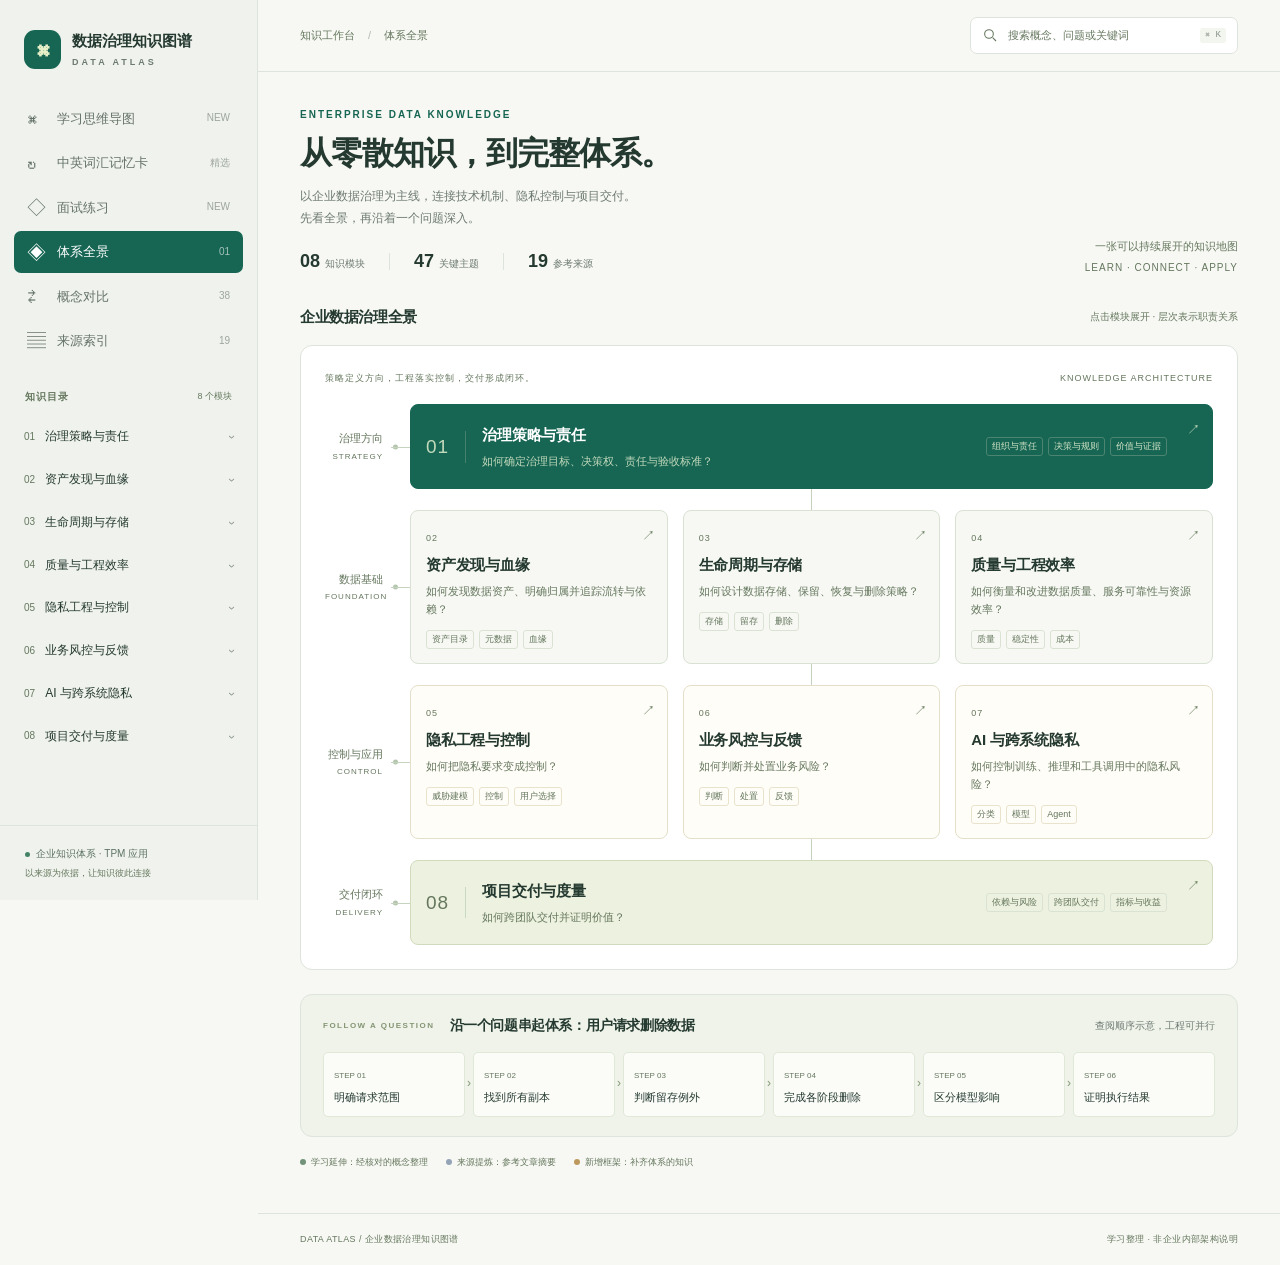
<file: index.html>
<!doctype html>
<html lang="zh-CN">
<head>
  <meta charset="UTF-8">
  <meta name="viewport" content="width=device-width, initial-scale=1">
  <meta name="theme-color" content="#176654">
  <meta name="description" content="从治理策略到隐私工程，以可展开的知识地图连接企业数据管理、业务风控与技术项目交付。">
  <title>数据治理知识图谱 · Data Atlas</title>
  <link rel="icon" href="./favicon.svg" type="image/svg+xml">
  <link rel="stylesheet" href="./styles.css">
  <script src="./app.js?v=study-2" defer></script>
</head>
<body>
  <a class="skip" href="#main">跳到内容</a>
  <aside class="sidebar" id="sidebar" aria-label="知识导航">
    <a class="brand" href="#overview"><span class="brand-mark" aria-hidden="true">⌘</span><span>数据治理知识图谱<small>DATA ATLAS</small></span></a>
    <button class="mobile-close" id="close-menu" aria-label="关闭目录">×</button>
    <nav class="primary-nav" aria-label="视图切换">
      <a href="./learn.html"><span aria-hidden="true">⌘</span> 学习思维导图 <span class="nav-key">NEW</span></a>
      <a href="./learn.html#cards"><span aria-hidden="true">↻</span> 中英词汇记忆卡 <span class="nav-key">精选</span></a>
      <a href="./interview.html"><span aria-hidden="true">◇</span> 面试练习 <span class="nav-key">NEW</span></a>
      <a href="#overview" data-view="overview"><span aria-hidden="true">◈</span> 体系全景 <span class="nav-key">01</span></a>
      <a href="#comparisons" data-view="comparisons"><span aria-hidden="true">⇄</span> 概念对比 <span class="nav-key">38</span></a>
      <a href="#sources" data-view="sources"><span aria-hidden="true">▤</span> 来源索引 <span class="nav-key">19</span></a>
    </nav>
    <div class="nav-label">知识目录 <span>8 个模块</span></div>
    <nav id="tree" class="tree" aria-label="按模块浏览"></nav>
    <div class="sidebar-foot"><span class="status-dot"></span>企业知识体系 · TPM 应用<br><small>以来源为依据，让知识彼此连接</small></div>
  </aside>
  <button class="scrim" id="scrim" aria-label="关闭目录"></button>
  <div class="workspace">
    <header class="topbar">
      <button class="icon-button mobile-menu" id="open-menu" aria-label="打开目录">☰</button>
      <div id="breadcrumb" class="breadcrumb">知识工作台 <span>/</span> 体系全景</div>
      <button class="search-trigger" id="open-search" aria-label="搜索概念、问题或关键词"><svg width="16" height="16" viewBox="0 0 24 24" fill="none" stroke="currentColor" stroke-width="1.6" aria-hidden="true"><circle cx="10.5" cy="10.5" r="6.5"/><path d="m16 16 5 5"/></svg><span>搜索概念、问题或关键词</span><kbd>⌘ K</kbd></button>
    </header>
    <main id="main" tabindex="-1"><div class="loading" role="status">正在展开知识地图…</div></main>
    <footer class="page-foot"><span>DATA ATLAS / 企业数据治理知识图谱</span><span>学习整理 · 非企业内部架构说明</span></footer>
  </div>
  <dialog id="search-dialog" aria-label="搜索知识图谱">
    <form method="dialog" class="search-head"><span aria-hidden="true">⌕</span><input id="search-input" type="search" placeholder="试试：血缘、删除、Shadow、误伤…" aria-label="搜索概念、问题或关键词" autocomplete="off"><button aria-label="关闭搜索">Esc</button></form>
    <div class="search-help">搜索全部 47 个知识点，包含对比、关键理念与来源。</div>
    <div id="search-results" class="search-results" aria-live="polite"></div>
  </dialog>
  <noscript>请启用 JavaScript 以展开知识目录和概念详情。</noscript>
</body>
</html>
</file>
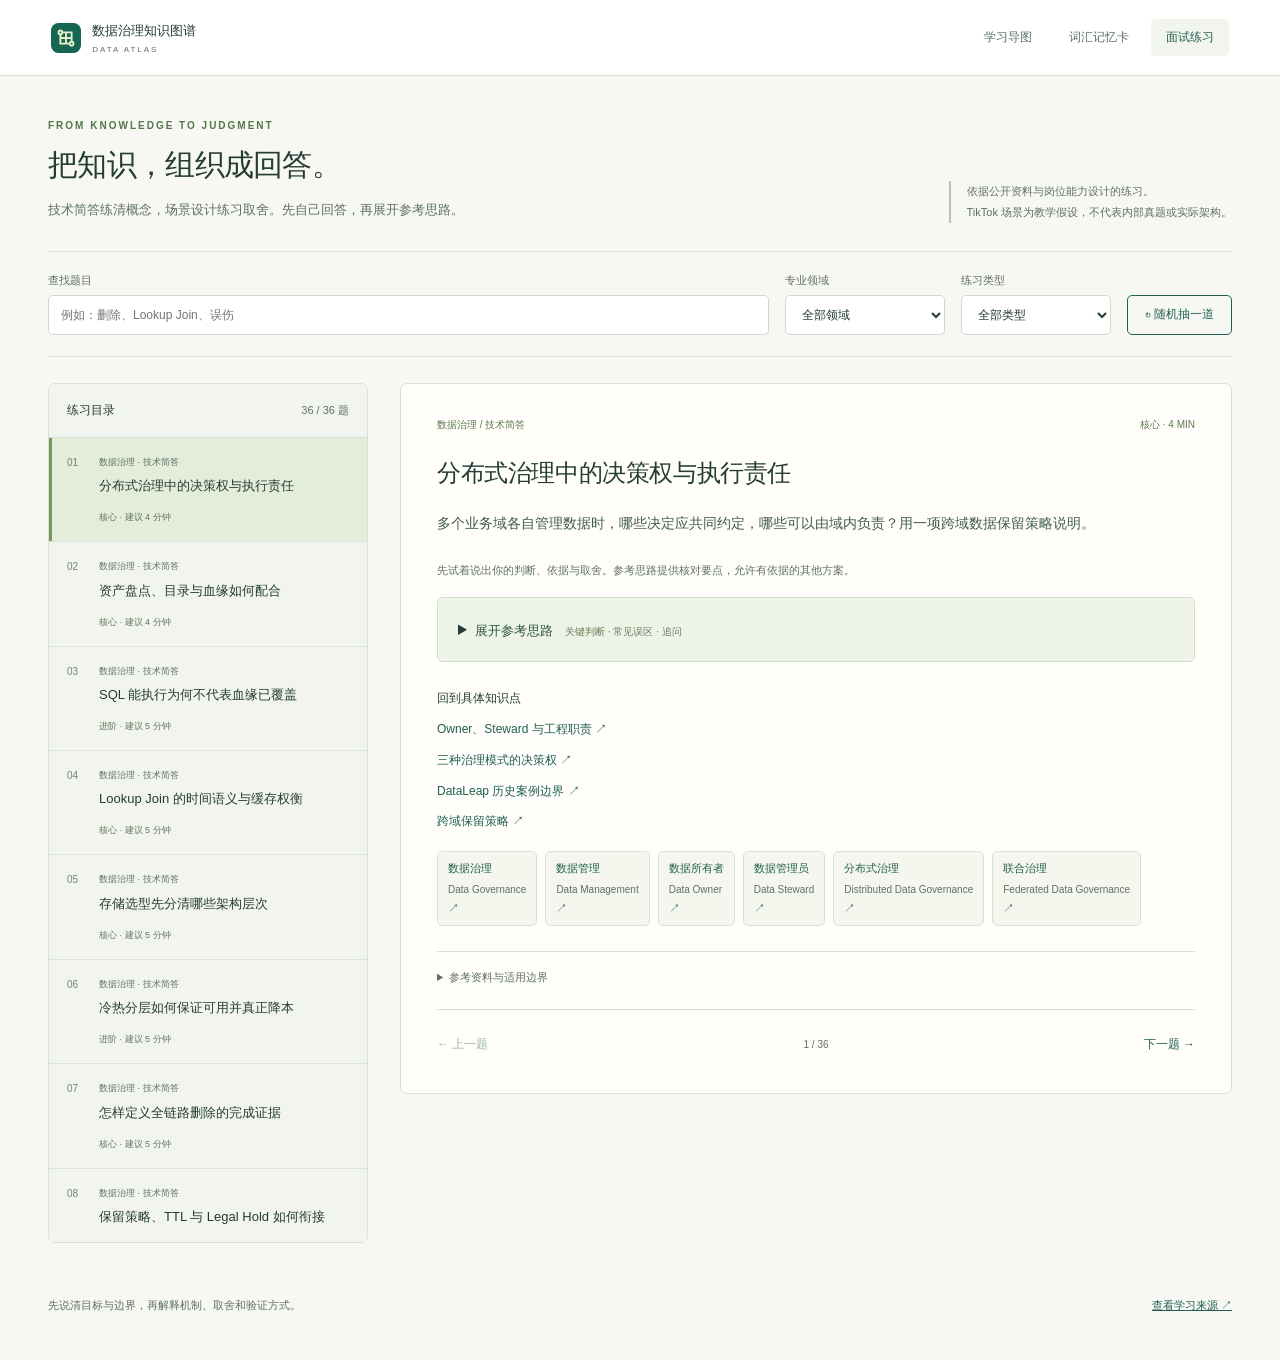
<file: interview.html>
<!doctype html>
<html lang="zh-CN">
<head>
  <meta charset="UTF-8">
  <meta name="viewport" content="width=device-width,initial-scale=1">
  <meta name="theme-color" content="#215f50">
  <meta name="description" content="数据治理、隐私工程与业务风控的技术简答和场景设计练习。先组织回答，再核对关键判断、常见误区和追问。">
  <title>面试练习 · Data Atlas</title>
  <link rel="icon" href="./favicon.svg" type="image/svg+xml">
  <link rel="stylesheet" href="./interview.css?v=study-2">
  <script src="./interview.js?v=study-2" defer></script>
</head>
<body>
  <a class="skip-link" href="#question-panel">跳到当前题目</a>
  <header class="practice-header">
    <a class="practice-brand" href="./learn.html"><img src="./favicon.svg" width="30" height="30" alt=""><span>数据治理知识图谱<small>DATA ATLAS</small></span></a>
    <nav aria-label="学习方式"><a href="./learn.html">学习导图</a><a href="./learn.html#cards">词汇记忆卡</a><a href="./interview.html" aria-current="page">面试练习</a></nav>
  </header>
  <main class="practice-shell">
    <div class="practice-intro"><div><p class="eyebrow">FROM KNOWLEDGE TO JUDGMENT</p><h1>把知识，组织成回答。</h1><p>技术简答练清概念，场景设计练习取舍。先自己回答，再展开参考思路。</p></div><p class="practice-scope">依据公开资料与岗位能力设计的练习。<br>TikTok 场景为教学假设，不代表内部真题或实际架构。</p></div>
    <form class="practice-filters" role="search" onsubmit="return false">
      <label class="search-label">查找题目<input type="search" id="practice-search" placeholder="例如：删除、Lookup Join、误伤" autocomplete="off"></label>
      <label>专业领域<select id="practice-domain"><option value="all">全部领域</option><option value="governance">数据治理</option><option value="privacy">隐私工程</option><option value="risk">业务风控</option></select></label>
      <label>练习类型<select id="practice-type"><option value="all">全部类型</option><option value="technical">技术简答</option><option value="scenario">场景设计</option></select></label>
      <button type="button" class="random-button" data-random>↻ 随机抽一道</button>
    </form>
    <div id="term-filter" hidden></div>
    <div class="practice-workspace"><aside class="question-index" aria-label="题目目录"><div class="index-head"><h2>练习目录</h2><span id="result-count" role="status">正在加载…</span></div><nav id="question-list" aria-label="选择题目"></nav></aside><article id="question-panel" tabindex="-1" aria-label="当前题目"><div class="practice-loading" role="status">正在准备题目与参考思路…</div></article></div>
    <footer>先说清目标与边界，再解释机制、取舍和验证方式。<a href="./index.html#sources">查看学习来源 ↗</a></footer>
  </main>
  <noscript>请启用 JavaScript 以筛选题目和展开参考思路。</noscript>
</body>
</html>
</file>
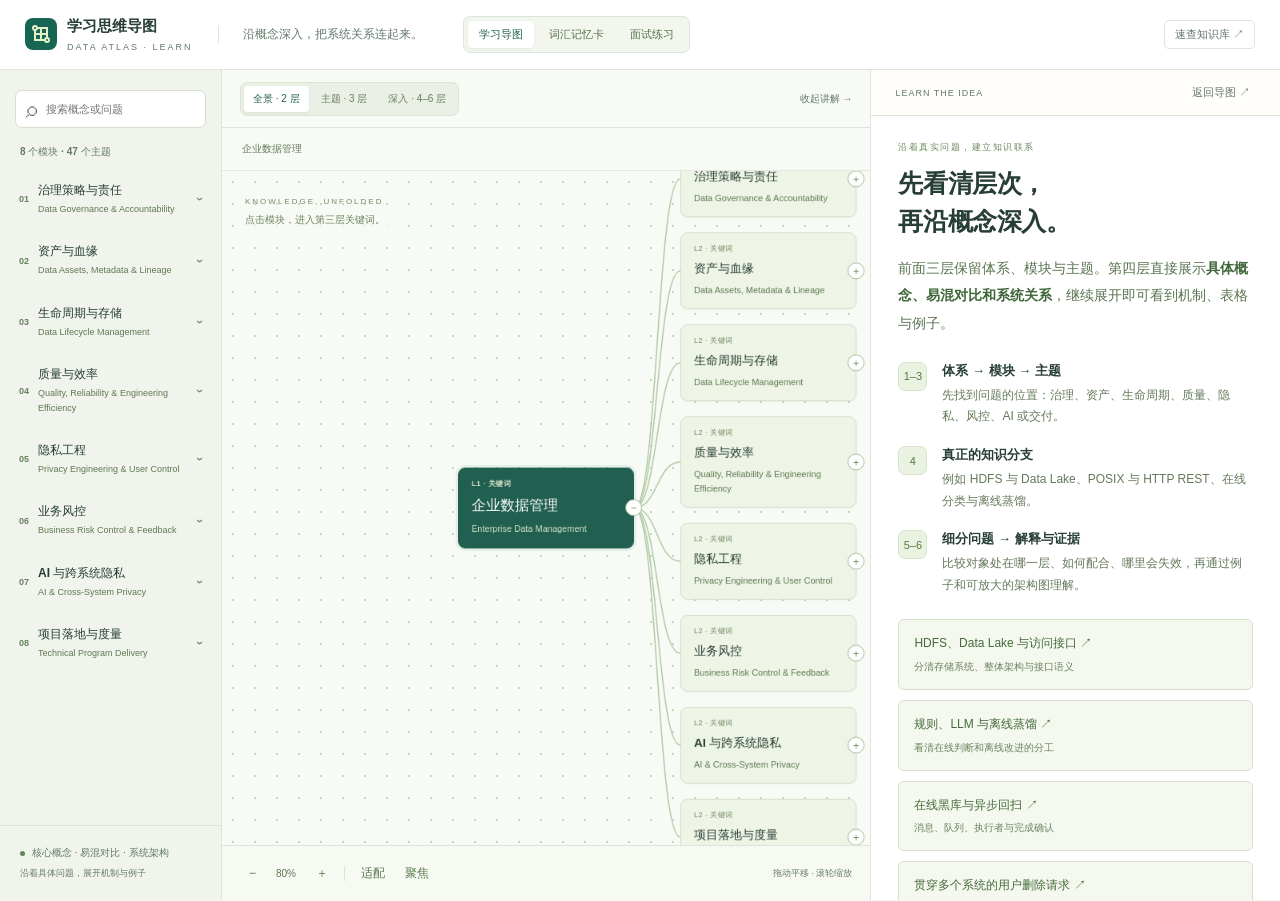
<file: learn.html>
<!doctype html>
<html lang="zh-CN">
<head>
  <meta charset="UTF-8">
  <meta name="viewport" content="width=device-width,initial-scale=1">
  <meta name="theme-color" content="#215f50">
  <title>学习思维导图 · Data Atlas</title>
  <meta name="description" content="从体系、模块进入具体核心概念，以深层问题、易混对比和可放大的系统架构图理解数据治理。">
  <link rel="icon" href="./favicon.svg" type="image/svg+xml">
  <link rel="stylesheet" href="./learn.css">
  <link rel="stylesheet" href="./memory.css?v=study-2">
  <link rel="stylesheet" href="./concepts.css?v=concept-2">
  <script src="./terms.js?v=study-2" defer></script>
  <script src="./memory-core.js?v=study-2" defer></script>
  <script src="./memory.js?v=study-2" defer></script>
  <script src="./diagrams.js?v=concept-2" defer></script>
  <script src="./learn.js?v=study-2" defer></script>
</head>
<body>
  <header class="app-header">
    <a class="identity" href="./learn.html"><img src="./favicon.svg" width="32" height="32" alt=""><span>学习思维导图<small>DATA ATLAS · LEARN</small></span></a>
    <div class="header-note">沿概念深入，把系统关系连起来。</div>
    <nav class="learning-sections" aria-label="学习方式"><button id="map-nav" class="active" aria-current="page">学习导图</button><button id="memory-nav">词汇记忆卡</button><a href="./interview.html">面试练习</a></nav>
    <a class="original-link" href="./index.html">速查知识库 ↗</a>
  </header>
  <div class="workspace">
    <aside class="index-panel" id="index-panel" aria-label="知识目录">
      <div class="search-box"><span aria-hidden="true">⌕</span><input id="search" type="search" placeholder="搜索概念或问题" aria-label="搜索概念或问题"><button id="clear-search" aria-label="清除搜索" hidden>×</button></div>
      <div class="index-heading"><span id="index-title">8 个模块 · 47 个主题</span><button id="mobile-index-close" aria-label="关闭目录">×</button></div>
      <nav id="index" aria-label="模块与主题"></nav>
      <div class="index-foot"><span class="tiny-dot"></span>核心概念 · 易混对比 · 系统架构<br><small>沿着具体问题，展开机制与例子</small></div>
    </aside>
    <main class="map-panel" aria-label="可展开的六层思维导图">
      <div class="map-toolbar">
        <button class="square mobile-index-open" id="mobile-index-open" aria-label="打开知识目录">☰</button>
        <div class="view-switch" aria-label="导图范围"><button id="show-overview" class="active">全景 · 2 层</button><button id="show-module">主题 · 3 层</button><button id="show-topic">深入 · 4–6 层</button></div>
        <button class="reader-toggle" id="reader-toggle" aria-expanded="true" aria-controls="reader">收起讲解 →</button>
      </div>
      <nav class="map-trail" id="trail" aria-label="当前分支"></nav>
      <div id="viewport" class="viewport" tabindex="0" aria-label="思维导图画布。拖动平移，滚轮缩放。也可使用下方缩放按钮。">
        <div class="map-caption"><span>KNOWLEDGE, UNFOLDED</span><p id="map-caption">先选择一个模块，再沿分支展开。</p></div>
        <div id="world" class="world"><svg id="connections" aria-hidden="true"></svg><div id="nodes"></div></div>
        <div id="loading" class="loading" role="status">正在展开学习导图…</div>
      </div>
      <div class="canvas-footer"><div class="zoom-controls"><button id="zoom-out" aria-label="缩小导图">−</button><output id="zoom-value" aria-label="当前缩放">100%</output><button id="zoom-in" aria-label="放大导图">＋</button><span></span><button id="fit" title="适配当前分支">适配</button><button id="focus-node" title="以可读大小定位当前节点">聚焦</button></div><p>拖动平移 · 滚轮缩放</p></div>
    </main>
    <aside id="reader" class="reader" aria-label="学习讲解"><div class="reader-placeholder">正在准备讲解…</div></aside>
    <section id="memory-section" class="memory-section" aria-label="专业词汇记忆卡"></section>
  </div>
  <button id="drawer-backdrop" class="drawer-backdrop" aria-label="关闭知识目录" hidden></button>
  <div id="announcer" class="sr-only" role="status" aria-live="polite"></div>
  <noscript>请启用 JavaScript 以展开导图和学习内容。</noscript>
</body>
</html>
</file>
<file: styles.css>
:root{--ink:#243930;--muted:#6d7972;--subtle:#8c978f;--line:#dde4db;--paper:#f7f8f3;--white:#fff;--green:#176654;--green-dark:#124e40;--wash:#eaf2e9;--lime:#e5efc8;--amber:#a16b33;--radius:12px;--sidebar:258px;--font:-apple-system,BlinkMacSystemFont,"PingFang SC","Noto Sans CJK SC","Microsoft YaHei",sans-serif}
*{box-sizing:border-box}body{margin:0;background:var(--paper);font-family:var(--font);font-size:14px;color:var(--ink);line-height:1.65;-webkit-font-smoothing:antialiased}button,input,select{font:inherit}button,a,input{-webkit-tap-highlight-color:transparent}a{color:inherit;text-decoration:none}button{cursor:pointer}button:disabled{cursor:default}button{color:inherit}button:focus-visible,a:focus-visible,summary:focus-visible,input:focus-visible{outline:3px solid #79a18d;outline-offset:4px}button:focus:not(:focus-visible),main:focus{outline:none}svg{flex-shrink:0}h1,h2,h3,p{margin:0}h1{font-size:32px;font-weight:650;letter-spacing:-1px;line-height:1.35}h2{font-size:20px;font-weight:620;letter-spacing:-.4px}h3{font-size:16px;font-weight:620}small{font-size:11px}.muted{color:var(--muted)}.eyebrow{font-size:10px;letter-spacing:2px;font-weight:650;color:var(--green);text-transform:uppercase}.skip{position:fixed;left:20px;top:-60px;z-index:1000;background:var(--green);color:white;padding:10px 20px}.skip:focus{top:10px}.sidebar{position:fixed;inset:0 auto 0 0;width:var(--sidebar);background:#f0f3ed;border-right:1px solid var(--line);display:flex;flex-direction:column;z-index:30}.brand{display:flex;align-items:center;gap:11px;padding:30px 24px 26px;font-size:15px;font-weight:650;line-height:1.35}.brand small{display:block;font-size:9px;letter-spacing:3px;color:var(--muted);margin-top:5px}.brand-mark{width:37px;height:39px;background:var(--green);color:var(--lime);display:grid;place-items:center;font-size:25px;border-radius:11px}.primary-nav{padding:0 14px 24px}.primary-nav>a{display:flex;align-items:center;gap:12px;padding:10px 13px;border-radius:7px;color:#66736a;font-size:13px;margin:3px 0}.primary-nav>a>span:first-child{font-size:19px;line-height:1;width:18px}.primary-nav>a.active{background:var(--green);color:white}.primary-nav>a:hover:not(.active){background:#e3eadf}.nav-key{margin-left:auto;opacity:.6;font-size:10px;font-variant-numeric:tabular-nums}.nav-label{padding:0 25px 12px;font-size:10px;color:#677669;font-weight:600;letter-spacing:1px;display:flex;justify-content:space-between}.nav-label span{font-size:9px;color:#849084;font-weight:400;letter-spacing:0}.tree{flex:1;overflow:auto;padding:0 14px 20px;scrollbar-width:thin;scrollbar-color:#cbd5ca transparent}.tree details{margin-bottom:3px}.tree summary{display:flex;gap:10px;align-items:center;list-style:none;font-size:12px;padding:10px 10px;border-radius:6px;cursor:pointer;font-weight:500}.tree summary::-webkit-details-marker{display:none}.tree summary:hover{background:#e4eadf}.tree summary:after{content:'›';margin-left:auto;transform:rotate(90deg);color:var(--subtle)}.tree details[open]>summary:after{transform:rotate(-90deg)}.tree .mod-num{color:#849482;font-size:10px;font-variant-numeric:tabular-nums}.tree-children{margin:3px 0 10px 21px;padding-left:9px;border-left:1px solid #cdd8ca}.tree-children>a{display:block;font-size:11px;padding:7px 9px;color:#69766b;border-radius:5px;margin:2px 0}.tree-children>a:hover{background:#e4eadf}.tree-children>a.active{background:#dce9d9;color:var(--green-dark);font-weight:600}.sidebar-foot{padding:18px 25px;border-top:1px solid var(--line);font-size:10px;color:#5e7365;line-height:1.9}.sidebar-foot small{font-size:9px;color:#859086}.status-dot{display:inline-block;width:5px;height:5px;border-radius:50%;background:#438265;margin-right:6px;vertical-align:middle}.workspace{margin-left:var(--sidebar);min-height:100vh}.topbar{height:72px;padding:0 42px;border-bottom:1px solid var(--line);display:flex;align-items:center;justify-content:space-between;gap:20px;background:rgba(247,248,243,.96);position:sticky;top:0;z-index:20}.breadcrumb{font-size:11px;color:#67766d;min-width:0;white-space:nowrap;overflow:hidden;text-overflow:ellipsis}.breadcrumb span{padding:0 10px;color:#b1bab1}.search-trigger{display:flex;align-items:center;gap:10px;background:#fff;border:1px solid var(--line);border-radius:7px;padding:8px 11px;color:#819083;font-size:11px;min-width:268px;text-align:left}.search-trigger kbd{margin-left:auto;font-size:9px;color:#8b958b;background:#f3f5ef;border-radius:3px;padding:0 5px}.search-trigger:hover{border-color:#9bb29e}.mobile-menu,.mobile-close,.scrim{display:none}main{padding:35px 42px 44px;max-width:1470px;margin:auto;min-height:calc(100vh - 127px)}.page-foot{display:flex;justify-content:space-between;border-top:1px solid var(--line);padding:18px 42px;color:#8b948b;font-size:9px;letter-spacing:.4px;gap:12px}.page-heading{display:flex;justify-content:space-between;align-items:flex-end;gap:24px;margin-bottom:25px}.page-heading h1{margin-top:8px}.page-heading p{font-size:12px;color:var(--muted);margin-top:10px;max-width:660px;line-height:1.85}.edition{font-size:10px;color:#929c92;text-align:right;white-space:nowrap;letter-spacing:1px}.edition strong{display:block;color:#536c59;font-size:11px;letter-spacing:0;font-weight:500;margin-bottom:5px}.stats{display:flex;align-items:center;gap:24px;margin-top:18px;font-size:10px;color:var(--muted)}.stats strong{font-size:18px;color:var(--ink);font-weight:550;margin-right:5px;font-variant-numeric:tabular-nums}.stats i{width:1px;height:17px;background:var(--line)}.section-head{display:flex;align-items:center;justify-content:space-between;gap:16px;margin:28px 0 15px}.section-head h2{font-size:15px}.section-head p{font-size:10px;color:var(--muted)}.pill{border:1px solid var(--line);border-radius:20px;padding:3px 9px;font-size:10px;color:var(--muted);white-space:nowrap}.architecture{position:relative;background:#fff;border:1px solid var(--line);border-radius:var(--radius);padding:25px 24px 24px;overflow:hidden}.architecture:before{content:'';position:absolute;inset:0;pointer-events:none;background-image:radial-gradient(#cad5c8 .65px,transparent .65px);background-size:18px 18px;opacity:.38}.architecture-top{position:relative;display:flex;justify-content:space-between;font-size:9px;color:#81917f;letter-spacing:1px;padding-bottom:19px}.architecture-top strong{font-weight:500;color:#62735e}.map-row{position:relative;display:grid;grid-template-columns:69px 1fr;gap:16px;margin-bottom:21px;align-items:center}.map-row:last-child{margin-bottom:0}.layer-label{font-size:11px;color:#677563;text-align:right;padding-right:11px;line-height:1.6;position:relative}.layer-label small{font-size:8px;letter-spacing:1px;color:#9aa597;display:block;margin-top:3px}.layer-label:after{content:'';position:absolute;right:-4px;top:50%;width:5px;height:5px;background:#b4c5ad;border-radius:50%;transform:translateY(-50%)}.map-cells{display:grid;grid-template-columns:repeat(3,minmax(0,1fr));gap:15px;position:relative}.map-cells:before{content:'';position:absolute;left:-19px;top:50%;width:19px;border-top:1px solid #c6d3bf}.map-row:not(:last-child):after{content:'';position:absolute;left:calc(50% + 42px);bottom:-21px;height:21px;border-left:1px solid #c4d1bd}.map-node{background:var(--paper);border:1px solid #d8e1d2;border-radius:8px;padding:13px 15px;position:relative;transition:transform .16s,border-color .16s,box-shadow .16s;min-width:0;display:block}.map-node:hover{transform:translateY(-2px);border-color:#7c9b77;box-shadow:0 4px 12px #24422c0b}.map-node.wide{grid-column:1/-1;display:flex;align-items:center;gap:16px;min-height:82px}.node-num{font-size:9px;font-variant-numeric:tabular-nums;letter-spacing:1px;color:#789170}.map-node h3{font-size:14px;margin:5px 0 4px;font-weight:600;letter-spacing:-.2px}.map-node p{font-size:10px;color:#7b8876}.node-arrow{position:absolute;right:12px;top:14px;font-size:13px;color:#93a187}.node-meta{display:flex;gap:5px;margin-top:12px;flex-wrap:wrap}.node-meta span{font-size:8px;color:#7a8d72;border:1px solid #dae3d3;border-radius:3px;padding:1px 5px}.map-node.wide .node-num{font-size:19px;font-weight:350;border-right:1px solid #c8d8c1;padding-right:16px}.map-node.wide h3{margin:0 0 4px;font-size:15px}.map-node.wide .node-meta{margin:0 30px 0 auto}.map-node.strategy{background:var(--green);border-color:var(--green);color:white}.map-node.strategy p,.map-node.strategy .node-num,.map-node.strategy .node-arrow{color:#b7d1b7}.map-node.strategy .node-num{border-color:#46816c}.map-node.strategy .node-meta span{color:#c9dfb8;border-color:#4b8470}.map-node.delivery{background:#edf1df;border-color:#d1dabc}.map-node.application{background:#fffdf7;border-color:#e4dfca}.map-node.application .node-num{color:#a28e55}.map-node.application .node-meta span{color:#978254;border-color:#e9e2cc}.path-section{margin-top:24px;border:1px solid var(--line);border-radius:var(--radius);background:#eff3e9;padding:19px 22px}.path-header{display:flex;gap:15px;align-items:center;margin-bottom:15px}.path-header .eyebrow{color:#849574;font-size:8px;letter-spacing:1.5px}.path-header h2{font-size:14px}.path-header p{font-size:10px;color:var(--muted);margin-left:auto}.path-steps{display:flex;gap:8px;align-items:stretch}.path-step{flex:1;min-width:0;position:relative;padding:9px 10px;background:#fbfcf8;border-radius:5px;border:1px solid #e0e8d8}.path-step:hover{border-color:#8caa7f}.path-step:not(:last-child):after{content:'›';position:absolute;right:-7px;top:50%;transform:translateY(-50%);color:#80946f;font-size:12px}.path-step small{font-size:8px;color:#8d9c7f}.path-step strong{display:block;font-size:10px;font-weight:550;margin-top:3px}.legend{display:flex;gap:18px;flex-wrap:wrap;margin:18px 0 0;font-size:9px;color:#899383}.legend span{display:flex;align-items:center;gap:5px}.legend b{width:6px;height:6px;border-radius:50%;background:#729379}.legend b.new{background:#bd985d}.legend b.source{background:#94a4b6}
dialog{border:1px solid var(--line);border-radius:14px;padding:0;width:min(630px,calc(100vw - 32px));max-height:75vh;box-shadow:0 24px 90px #183c3026;color:var(--ink);margin:13vh auto auto;background:var(--paper)}dialog::backdrop{background:#16352755;backdrop-filter:blur(5px)}.search-head{display:flex;gap:15px;align-items:center;background:white;padding:17px 21px;border-bottom:1px solid var(--line)}.search-head>span{font-size:28px;line-height:1;color:#82977e}.search-head input{border:0;background:transparent;outline:none;font-size:14px;width:100%;min-width:0;color:var(--ink)}.search-head button{border:1px solid var(--line);background:var(--paper);border-radius:4px;font-size:10px;padding:2px 6px;color:var(--muted)}.search-help{font-size:10px;color:var(--muted);padding:13px 22px 5px}.search-results{padding:10px;max-height:52vh;overflow:auto}.search-result{display:block;padding:13px;border-radius:7px}.search-result:hover{background:var(--wash)}.search-result strong{display:block;font-weight:550;font-size:13px}.search-result small{font-size:9px;color:var(--green)}.search-result p{font-size:11px;color:var(--muted);margin-top:4px}.empty,.loading{padding:60px 20px;text-align:center;color:var(--muted);font-size:13px}.text-link{color:var(--green);font-size:11px}.text-link:hover{text-decoration:underline}.icon-button{border:1px solid var(--line);background:white;border-radius:5px;width:32px;height:32px}.tag{display:inline-flex;font-size:9px;border-radius:4px;background:var(--wash);color:#57805e;padding:2px 6px;white-space:nowrap}.tag.new{color:#99703b;background:#f3ebdc}.tag.source{color:#687e92;background:#eaf0f5}.top-return{font-size:11px;color:var(--green);display:inline-block;margin-bottom:19px}.top-return:hover{text-decoration:underline}
@media(min-width:1650px){:root{--sidebar:280px}.topbar{padding:0 54px}main{padding:40px 54px 48px}.map-node{padding:16px 19px}.map-node h3{font-size:16px}.map-node p{font-size:12px}.node-meta span{font-size:10px}.map-row{margin-bottom:25px}.map-row:not(:last-child):after{height:25px;bottom:-25px}}
@media(max-width:1150px){:root{--sidebar:226px}.brand{padding:27px 18px;font-size:13px;gap:8px}.brand-mark{width:32px;height:35px}.topbar{padding:0 26px}main{padding:30px 26px}.search-trigger{min-width:220px}.search-trigger span{font-size:10px}.edition{display:none}.map-row{grid-template-columns:50px 1fr;gap:12px}.layer-label{font-size:10px}.map-cells{gap:9px}.architecture{padding:20px 16px}.map-node{padding:12px}.map-node h3{font-size:12px}.map-node p{font-size:9px}.map-node.wide h3{font-size:14px}.map-node.wide .node-meta{margin-right:18px}.path-steps{gap:5px}.path-step{padding:8px}.path-step strong{font-size:9px}.page-foot{padding:17px 26px}}
@media(max-width:900px){:root{--sidebar:210px}.brand{font-size:12px}.search-trigger{min-width:0}.search-trigger span,.search-trigger kbd{display:none}.search-trigger{padding:8px}.tree summary{font-size:11px;padding:10px 7px}.nav-label{padding-left:20px;padding-right:20px}.tree-children>a{font-size:10px}.topbar{height:62px}main{padding:26px 22px}h1{font-size:28px}.architecture-top{font-size:8px}.map-row{grid-template-columns:1fr;gap:8px}.layer-label{text-align:left;display:flex;align-items:center;gap:8px;padding-left:8px}.layer-label small{margin:0}.layer-label:after{right:auto;left:0;width:3px;height:3px}.map-cells:before{display:none}.map-row:not(:last-child):after{left:50%}.map-node.wide .node-meta{display:none}.node-meta{gap:3px}.node-meta span{font-size:7px;padding:1px 3px}.node-arrow{font-size:11px;right:8px;top:9px}.path-header{flex-wrap:wrap;gap:5px 12px}.path-header p{width:100%;margin-left:0}.path-steps{display:grid;grid-template-columns:repeat(3,1fr);gap:9px}.path-step strong{font-size:10px}.path-step:nth-child(3):after{display:none}}
@media(max-width:700px){.sidebar{transform:translateX(-100%);transition:transform .2s;width:275px}.sidebar.open{transform:none}.brand{font-size:15px;padding:27px 22px}.brand-mark{width:36px;height:39px}.sidebar-foot{padding-bottom:24px}.tree summary{font-size:13px}.tree-children>a{font-size:12px}.mobile-close{display:block;position:absolute;right:13px;top:13px;border:0;background:transparent;font-size:22px;color:var(--muted)}.mobile-menu{display:block}.scrim.visible{display:block;position:fixed;inset:0;background:#183b3150;z-index:25;border:0}.workspace{margin-left:0}.topbar{padding:0 18px;gap:11px;height:60px}.breadcrumb{flex:1;font-size:10px}.breadcrumb span{padding:0 7px}main{padding:25px 20px 32px;min-height:calc(100vh - 125px)}.page-heading{margin-bottom:19px}.page-heading h1{font-size:27px}.page-heading p{font-size:11px}.stats{gap:15px}.stats strong{font-size:16px}.stats i{height:13px}.section-head{margin-top:23px}.section-head p{font-size:9px}.architecture{padding:18px 14px}.map-node h3{font-size:12px}.map-node p{font-size:8px}.map-node{padding:11px 10px}.node-meta{display:none}.map-row{margin-bottom:17px}.map-node.wide{min-height:70px}.map-node.wide .node-num{font-size:16px}.map-row:not(:last-child):after{bottom:-17px;height:17px}.path-section{padding:17px}.legend{gap:10px;font-size:8px}.page-foot{padding:17px 20px;flex-direction:column;gap:5px;font-size:8px}.search-head{padding:15px}.search-head input{font-size:12px}.architecture-top{padding-bottom:13px}.architecture-top span{display:none}}
@media(max-width:380px){main{padding:23px 14px}.topbar{padding:0 14px}.stats{gap:10px;font-size:9px}.stats strong{font-size:15px}.map-cells{gap:5px}.map-node{padding:10px 7px}.map-node h3{font-size:11px}.map-node p{font-size:7px}.map-node.wide h3{font-size:13px}.node-num{font-size:8px}.node-arrow{font-size:10px;right:6px}.path-section{padding:14px}.path-steps{gap:7px}.path-step{padding:7px}.path-step strong{font-size:9px}}
@media(prefers-reduced-motion:reduce){*,*:before,*:after{transition:none!important;scroll-behavior:auto!important}}
.module-heading{display:flex;gap:27px;align-items:center;padding:12px 0 28px}.module-big-num{font-size:73px;font-weight:230;line-height:1;color:#aac1a1;letter-spacing:-3px;border-right:1px solid var(--line);padding-right:28px}.module-heading h1{margin:6px 0 8px}.module-heading p{font-size:13px;color:var(--muted)}.module-intro{display:flex;align-items:center;justify-content:space-between;gap:18px;padding:17px 0 22px;border-top:1px solid var(--line);font-size:11px;color:var(--muted)}.module-intro b{font-weight:400;color:#b8c3b4;margin:0 7px}.topic-list{border:1px solid var(--line);background:white;border-radius:var(--radius);overflow:hidden}.topic-row{display:grid;grid-template-columns:35px 1fr 30px;gap:14px;padding:25px 27px;align-items:start;border-bottom:1px solid #e8ede5;transition:background .15s}.topic-row:last-child{border-bottom:0}.topic-row:hover{background:#f1f6ed}.topic-row-num{font-size:11px;color:#91a388;margin-top:4px}.topic-row-title{display:flex;align-items:center;gap:13px}.topic-row h2{font-size:16px}.topic-row p{font-size:12px;color:var(--muted);margin-top:7px}.row-keywords{display:flex;gap:13px;flex-wrap:wrap;margin-top:10px}.row-keywords span{font-size:9px;color:#8c9984}.row-keywords span:not(:last-child):after{content:'·';margin-left:13px;color:#bac5b3}.row-arrow{font-size:17px;color:#7d9770;align-self:center}.module-bottom{display:flex;justify-content:space-between;gap:15px;margin-top:21px;font-size:10px;color:#81907a}.topic-heading{max-width:980px;padding:4px 0 29px;border-bottom:1px solid var(--line);margin-bottom:27px}.topic-meta{display:flex;align-items:center;gap:12px;margin-bottom:13px}.origin-label{font-size:10px;color:#8c9885}.topic-heading h1{font-size:31px;line-height:1.45}.topic-summary{font-size:15px;line-height:1.95;color:#4b6450;max-width:900px;margin-top:15px}.keyword-tags{display:flex;flex-wrap:wrap;gap:6px;margin-top:18px}.keyword-tags span{font-size:10px;color:#66825f;background:#edf2e6;border:1px solid #dee7d4;padding:3px 9px;border-radius:4px}.reading-layout{display:grid;grid-template-columns:minmax(0,1fr) 200px;gap:35px;align-items:start}.reading-main{min-width:0}.reading-aside{position:sticky;top:99px;min-width:0}.reading-section{margin-bottom:29px;scroll-margin-top:100px}.reading-section-heading{display:flex;align-items:center;gap:11px;margin-bottom:15px}.reading-section-heading h2{font-size:15px;letter-spacing:0}.section-number{font-size:10px;color:#8eaa7e;font-variant-numeric:tabular-nums}.section-kind{margin-left:auto;color:#97a08e;font-size:9px}.idea-list{background:#fff;border:1px solid var(--line);border-radius:9px;padding:3px 20px}.idea{display:grid;grid-template-columns:68px 1fr;gap:15px;padding:17px 0;border-bottom:1px solid #e9ede5}.idea:last-child{border-bottom:0}.idea>span{font-size:11px;color:#4b7550;font-weight:550;line-height:1.95}.idea p{font-size:12px;line-height:1.95;color:#5f7060}.table-wrap{border:1px solid var(--line);border-radius:9px;overflow:auto;background:#fff;scrollbar-width:thin}table{border-collapse:collapse;width:100%;font-size:12px;line-height:1.9;text-align:left}thead{background:#eaf0e3;color:#56754c}th,td{padding:13px 16px;border-bottom:1px solid #e3eadd;vertical-align:top;overflow-wrap:anywhere}thead th{font-size:10px;font-weight:550;white-space:nowrap}tbody th{font-size:11px;font-weight:550;color:#35543c;min-width:108px;width:23%;background:#f9fbf5}tbody td{color:#617060;min-width:120px}tbody tr:last-child>*{border-bottom:0}tbody tr:hover>*{background:#f2f6eb}.flow-diagram{background:#f0f4e9;border:1px solid #dce5d0;border-radius:9px;padding:20px}.flow-steps{display:flex;gap:16px;list-style:none;padding:0;margin:0}.flow-steps li{flex:1;min-width:0;position:relative;background:#fff;border:1px solid #dce5d2;border-radius:6px;padding:13px 12px}.flow-number{font-size:9px;color:#92a380;display:block;margin-bottom:6px}.flow-steps strong{font-size:11px;font-weight:550;line-height:1.8;display:block;overflow-wrap:anywhere}.flow-steps p{font-size:10px;line-height:1.8;color:#839078;margin-top:5px}.flow-steps li:not(:last-child):after{content:'→';position:absolute;right:-14px;top:50%;font-size:11px;color:#92a380;transform:translateY(-50%)}.flow-note{font-size:10px;line-height:1.8;color:#7f8c72;margin-top:16px;padding-top:13px;border-top:1px dashed #d0ddc4}.flow-lane{margin-bottom:20px}.flow-lane:last-of-type{margin-bottom:0}.flow-lane h3{font-size:11px;color:#638153;font-weight:500;margin-bottom:10px}.confusion-panel{display:grid;grid-template-columns:1fr 1fr;border:1px solid #e4e2d2;border-radius:9px;overflow:hidden;background:#fbfaf3}.confusion-panel>div{padding:18px 20px}.confusion-panel>div+div{background:#edf3e7;border-left:1px solid #dee5d5}.confusion-panel small{font-size:9px;color:#9b8a58;display:block;margin-bottom:8px;letter-spacing:.7px}.confusion-panel>div+div small{color:#618255}.confusion-panel p{font-size:12px;color:#6a715e;line-height:1.9}.references{display:flex;flex-direction:column;gap:8px}.references a{display:flex;align-items:center;justify-content:space-between;gap:15px;padding:13px 16px;background:#fff;border:1px solid var(--line);border-radius:6px;font-size:11px;color:#51724f;line-height:1.8}.references a:hover{border-color:#9ab48e;background:#f3f7ed}.reference-note{font-size:10px;color:#8a947f;line-height:1.85;margin-top:10px}.aside-block{padding:0 0 22px;border-bottom:1px solid var(--line);margin-bottom:22px}.aside-block .eyebrow{font-size:8px;letter-spacing:1.5px;color:#8c9d80}.aside-block nav{display:flex;flex-direction:column;align-items:stretch;margin-top:14px;gap:2px}.aside-block nav button{border:0;text-align:left;background:transparent;padding:6px 0;color:#6d8062;font-size:11px}.aside-block nav button:before{content:'—';margin-right:9px;color:#b8c6ad;font-size:10px}.aside-block nav button:hover{color:var(--green)}.aside-block h2,.jd-block h2{font-size:11px;margin-bottom:13px;letter-spacing:0;color:#526e49}.related-links{display:flex;flex-direction:column;gap:14px}.related-links a{display:block}.related-links a:hover span{color:var(--green);text-decoration:underline}.related-links small{display:block;font-size:8px;color:#97a289;margin-bottom:2px}.related-links span{display:block;font-size:11px;color:#68805c}.jd-block{background:#eaf0e1;border:1px solid #dbe5cf;border-radius:8px;padding:17px}.jd-block .eyebrow{font-size:7px;letter-spacing:1.1px;color:#7a9569;display:block;margin-bottom:10px}.jd-block h2{margin-bottom:9px}.jd-block p{font-size:10px;line-height:1.7;color:#799169;margin:8px 0;overflow-wrap:anywhere}.jd-block a{display:block;font-size:9px;color:#5c804b;padding-top:10px;border-top:1px solid #d4dfc8;margin-top:15px}.topic-pagination{display:flex;justify-content:space-between;gap:20px;border-top:1px solid var(--line);padding-top:20px;margin-top:34px}.topic-pagination a:last-child{text-align:right}.topic-pagination small{display:block;font-size:9px;color:#8d9d81}.topic-pagination strong{display:block;font-size:12px;font-weight:500;color:#587849;margin-top:5px}.topic-pagination a:hover strong{text-decoration:underline}.comparison-index{border-top:1px solid var(--line);margin-top:29px}.compare-group{display:grid;grid-template-columns:185px 1fr;gap:26px;padding:27px 0;border-bottom:1px solid var(--line)}.compare-group-title{display:flex;gap:12px;align-items:baseline}.compare-group-title>span{font-size:10px;color:#92a086}.compare-group-title h2{font-size:14px;letter-spacing:0}.compare-group>div:last-child{display:grid;grid-template-columns:1fr 1fr;gap:11px}.compare-item{display:block;min-width:0;background:white;border:1px solid var(--line);border-radius:7px;padding:15px 17px;position:relative;transition:border-color .15s}.compare-item:hover{border-color:#86a475;background:#f9fbf5}.compare-item h3{font-size:12px;padding-right:20px}.compare-item p{font-size:10px;color:#92a086;line-height:1.7;margin-top:6px}.compare-item>span{position:absolute;right:14px;top:14px;font-size:13px;color:#94a586}.source-list{border-top:1px solid var(--line);margin-top:28px}.source-entry{display:grid;grid-template-columns:46px 1fr;gap:20px;padding:24px 0;border-bottom:1px solid var(--line)}.source-number{font-size:24px;color:#acbea1;font-weight:300;line-height:1.1;padding-top:8px}.source-domain{font-size:9px;color:#8a9c7c;letter-spacing:.4px;margin-bottom:6px}.source-entry h2{font-size:15px;letter-spacing:0;line-height:1.7}.source-entry h2 a:hover{color:var(--green)}.source-entry p{font-size:11px;color:#7b8b71;margin-top:6px;line-height:1.85}.source-topics{display:flex;flex-wrap:wrap;gap:6px;margin-top:13px}.source-topics a{font-size:10px;border:1px solid #dce5d3;border-radius:4px;padding:3px 8px;color:#6d895c;background:#f0f5e9}.source-topics a:hover{border-color:#8eae7a}.source-footnote{font-size:11px;color:var(--muted);padding-top:25px}.source-footnote a{color:var(--green)}.role-content{max-width:850px;background:#fff;border:1px solid var(--line);border-radius:10px;padding:6px 27px}.role-content section{padding:24px 0;border-bottom:1px solid var(--line)}.role-content section:last-child{border-bottom:0}.role-content h2{font-size:15px;margin-bottom:10px}.role-content p{font-size:13px;color:#6c7d64;line-height:2}
@media(min-width:1151px){.map-node p{font-size:11px;color:#718367}.map-node h3{font-size:15px}.map-node.strategy p{color:#c2d9bb}.node-meta span{font-size:9px}.map-node{padding-top:14px;padding-bottom:14px}.map-node.wide{min-height:85px}}
@media(max-width:1150px){.reading-layout{grid-template-columns:minmax(0,1fr) 165px;gap:22px}.jd-block{padding:14px}.idea{grid-template-columns:50px 1fr;gap:12px}.idea-list{padding:3px 16px}th,td{padding:12px}.flow-diagram{padding:15px}.flow-steps{gap:12px}.flow-steps li{padding:10px}.flow-steps li:not(:last-child):after{right:-11px;font-size:9px}.compare-group{grid-template-columns:145px 1fr;gap:20px}.compare-item{padding:14px}.module-intro{flex-wrap:wrap;gap:7px}.topic-heading h1{font-size:27px}.topic-summary{font-size:14px}}
@media(max-width:1000px){.reading-layout{grid-template-columns:1fr}.reading-aside{position:static;display:grid;grid-template-columns:1fr 1fr;gap:20px;border-top:1px solid var(--line);padding-top:25px}.reading-aside>.aside-block:first-child{display:none}.related-block{border:0;padding:0;margin:0}.compare-group{grid-template-columns:1fr;gap:14px}.compare-group>div:last-child{grid-template-columns:1fr 1fr}.topic-row{padding:22px}.module-bottom{flex-wrap:wrap}.origin-label{font-size:9px}.module-big-num{font-size:61px;padding-right:22px}.module-heading{gap:22px}.module-heading h1{font-size:26px}.topic-row-title{gap:10px;flex-wrap:wrap}}
@media(max-width:700px){.module-heading{padding:7px 0 24px;gap:17px}.module-big-num{font-size:57px;padding-right:19px}.module-heading h1{font-size:24px}.module-heading p{font-size:11px}.module-intro{font-size:10px}.topic-row{padding:20px 16px;grid-template-columns:21px 1fr 12px;gap:10px}.topic-row h2{font-size:14px}.topic-row p{font-size:11px}.row-keywords{gap:8px}.row-keywords span{font-size:8px}.row-keywords span:not(:last-child):after{margin-left:8px}.topic-row-title{gap:6px}.topic-row-title .tag{font-size:8px}.topic-heading h1{font-size:26px}.topic-summary{font-size:13px;line-height:1.95}.topic-heading{padding-bottom:22px}.topic-meta{gap:9px;flex-wrap:wrap}.origin-label{font-size:9px}.keyword-tags span{font-size:9px}.reading-section-heading h2{font-size:14px}.reading-section{margin-bottom:25px;scroll-margin-top:80px}.idea{grid-template-columns:56px 1fr}.idea p{font-size:12px}.flow-steps{flex-wrap:wrap;gap:13px}.flow-steps li{flex:1 1 38%}.flow-steps li:not(:last-child):after{display:none}.flow-steps li:nth-child(odd):not(:last-child):after{display:block;content:'→';right:-12px}.flow-steps li:last-child:nth-child(odd){flex-basis:100%}.flow-lane .flow-steps{flex-direction:column;gap:17px}.flow-lane .flow-steps li:not(:last-child):after{display:block;content:'↓';left:50%;right:auto;top:auto;bottom:-16px;transform:translateX(-50%)}.confusion-panel{grid-template-columns:1fr}.confusion-panel>div{padding:16px}.confusion-panel>div+div{border-left:0;border-top:1px solid #dfe6d5}.confusion-panel p{font-size:11px}.flow-note{font-size:9px}.reading-aside{gap:17px}.jd-block{padding:14px}.compare-group>div:last-child{gap:8px}.compare-item{padding:13px}.compare-item h3{font-size:11px}.compare-item p{font-size:9px}.source-entry{grid-template-columns:28px 1fr;gap:13px;padding:22px 0}.source-number{font-size:21px}.source-entry h2{font-size:13px}.source-entry p{font-size:10px}.source-topics a{font-size:9px}.source-domain{font-size:8px}.role-content{padding:0 20px}.role-content p{font-size:12px}.page-heading>.pill{display:none}.table-wrap table{font-size:11px}.table-wrap td{min-width:108px}tbody th{min-width:86px}.section-kind{font-size:8px}.reference-note{font-size:9px}}
@media(max-width:380px){.topic-heading h1{font-size:23px}.topic-meta .origin-label{display:none}.module-heading h1{font-size:21px}.reading-aside{grid-template-columns:1fr}.compare-group>div:last-child{grid-template-columns:1fr}.idea-list{padding:2px 13px}.idea{gap:9px;grid-template-columns:48px 1fr}.idea>span{font-size:10px}.idea p{font-size:11px}.topic-pagination strong{font-size:11px}}
/* Quiet typography still needs to remain readable on a light canvas. */
.node-num,.map-node p,.node-meta span,.map-node.application .node-meta span,.layer-label,.architecture-top,.architecture-top strong,.map-node.application .node-num,.path-step small,.legend,.source-domain,.source-entry p,.source-topics a,.compare-item p,.row-keywords span,.source-footnote,.origin-label,.section-kind,.related-links small,.related-links span,.flow-number,.flow-steps p,.flow-note,.reference-note,.topic-pagination small,.jd-block p,.aside-block .eyebrow,.jd-block .eyebrow,.module-bottom,.edition,.edition strong,.nav-label span,.tree .mod-num,.sidebar-foot small,.page-foot,.breadcrumb,.search-trigger,.search-help,.section-head p,.layer-label small,.nav-label,.architecture-top span{color:#65775e}
.tag{color:#426b47}.tag.new{color:#896030}.tag.source{color:#536a7e}.map-node.strategy p,.map-node.strategy .node-num,.map-node.strategy .node-arrow{color:#c2d9bb}.map-node.strategy .node-meta span{color:#d3e4c6}.confusion-panel small{color:#827040}.confusion-panel>div+div small{color:#547346}.idea p{font-size:13px}.flow-steps strong{font-size:12px}.flow-steps p{font-size:11px}.flow-note{font-size:11px}.node-arrow{color:#677e5d}.path-step strong{font-size:11px}
@media(max-width:700px){.map-cells{grid-template-columns:1fr;gap:8px}.map-node:not(.wide){display:grid;grid-template-columns:24px 1fr;gap:10px;align-items:center;padding:14px}.map-node:not(.wide) .node-num{font-size:11px}.map-node h3{font-size:14px;line-height:1.4;margin:0 0 4px}.map-node p{font-size:10px;line-height:1.6}.node-arrow{right:14px;top:16px}.map-node.wide h3{font-size:15px}.map-node.wide p{font-size:10px}.map-node.wide{padding:15px}.architecture-top strong{font-size:9px}.layer-label{font-size:11px}.layer-label small{font-size:8px}.path-step strong{font-size:10px}.idea p{font-size:12px}.flow-steps p,.flow-note{font-size:10px}.legend{font-size:9px;line-height:1.8}.page-foot{font-size:9px}}
</file>
<file: interview.css>
:root{--ink:#243c33;--muted:#5e7065;--teal:#215f50;--line:#d9e1d6;--paper:#fffefa;--wash:#f1f5ed;--accent:#779659;font-family:-apple-system,BlinkMacSystemFont,"Segoe UI","PingFang SC","Microsoft YaHei",sans-serif;color:var(--ink);background:#f7f8f3;font-synthesis:none}
*{box-sizing:border-box}body{margin:0}button,input,select{font:inherit}button,a,input,select,summary{-webkit-tap-highlight-color:transparent}button{cursor:pointer}button:disabled{cursor:default;opacity:.45}a{color:var(--teal)}button:focus-visible,a:focus-visible,input:focus-visible,select:focus-visible,summary:focus-visible{outline:2px solid var(--teal);outline-offset:3px}h1,h2,h3,p{margin:0}a,button,p,li,h2{overflow-wrap:anywhere}.skip-link{position:absolute;top:-100px;left:12px;background:white;padding:12px;z-index:20}.skip-link:focus{top:8px}.practice-header{height:76px;padding:0 4vw;display:flex;align-items:center;justify-content:space-between;background:#fff;border-bottom:1px solid var(--line);gap:24px}.practice-brand{text-decoration:none;display:flex;gap:11px;align-items:center;font-size:13px;font-weight:600;color:var(--ink);flex-shrink:0}.practice-brand small{display:block;letter-spacing:2px;font-size:8px;font-weight:400;color:var(--muted);margin-top:5px}.practice-header nav{display:flex;gap:7px}.practice-header nav a{font-size:12px;text-decoration:none;padding:10px 15px;border-radius:5px;white-space:nowrap;color:var(--muted)}.practice-header nav a[aria-current]{background:var(--wash);color:var(--teal);font-weight:600}.practice-shell{max-width:1400px;margin:auto;padding:44px 48px 24px}.practice-intro{display:flex;justify-content:space-between;gap:40px;align-items:end;margin-bottom:28px}.eyebrow{font-size:10px;letter-spacing:2px;color:#527748;font-weight:600}h1{font-size:30px;line-height:1.6;letter-spacing:-.7px;margin:10px 0 9px}.practice-intro>div>p:last-child{font-size:13px;line-height:1.9;color:var(--muted)}.practice-scope{font-size:11px;line-height:1.9;color:var(--muted);max-width:360px;border-left:2px solid #b7c6a8;padding-left:16px}.practice-filters{display:grid;grid-template-columns:minmax(200px,1fr) 160px 150px auto;gap:16px;align-items:end;padding:21px 0;border-top:1px solid var(--line);border-bottom:1px solid var(--line);margin-bottom:26px}.practice-filters label{font-size:11px;color:var(--muted);display:block;min-width:0}.practice-filters input,.practice-filters select{width:100%;display:block;margin-top:7px;border:1px solid #cfdaca;border-radius:5px;background:white;color:var(--ink);height:40px;padding:9px 12px;font-size:12px;min-width:0}.random-button{height:40px;padding:0 17px;border:1px solid var(--teal);background:transparent;color:var(--teal);border-radius:5px;font-size:12px}.random-button:hover{background:var(--wash)}#term-filter{font-size:12px;margin:-4px 0 20px;padding:12px 16px;background:var(--wash)}#term-filter button{margin-left:12px;border:0;background:none;color:var(--teal);font-size:11px}.practice-workspace{display:grid;grid-template-columns:320px minmax(0,1fr);gap:32px;align-items:start}.question-index{position:sticky;top:20px;border:1px solid var(--line);border-radius:7px;background:#f2f5ef;max-height:calc(100vh - 40px);overflow:auto;scrollbar-width:thin}.index-head{padding:18px;display:flex;justify-content:space-between;align-items:center;gap:12px;border-bottom:1px solid var(--line);position:sticky;top:0;background:#f2f5ef;z-index:1}.index-head h2{font-size:12px;font-weight:600}.index-head>span{font-size:11px;color:var(--muted);font-variant-numeric:tabular-nums}#question-list>button{display:flex;gap:12px;padding:17px 18px;border:0;border-bottom:1px solid #dce4d7;background:transparent;text-align:left;width:100%;color:var(--ink)}#question-list>button:last-child{border-bottom:0}#question-list>button[aria-current]{background:#e3edda;box-shadow:inset 3px 0 var(--accent)}#question-list>button:hover{background:#eaf0e4}.question-number{font-size:10px;font-variant-numeric:tabular-nums;color:#748367;margin-top:2px}#question-list small{display:block;font-size:9px;color:var(--muted);line-height:1.6}#question-list strong{font-weight:500;font-size:13px;line-height:1.85;display:block;margin:5px 0 8px}#question-list em{font-size:9px;font-style:normal;color:#647558}#question-panel{padding:32px 36px;background:var(--paper);border:1px solid var(--line);border-radius:7px;scroll-margin-top:24px;min-width:0;outline:none}.question-meta{display:flex;justify-content:space-between;gap:16px;font-size:10px;color:#5d7951;line-height:1.7}.question-title{font-size:24px;line-height:1.65;font-weight:600;letter-spacing:-.4px;margin:20px 0 17px}.question-prompt{font-size:14px;line-height:2;color:#415b4c;white-space:pre-line}.scenario-brief{margin-top:23px;padding:17px 20px;background:#f2f5ed;border-left:3px solid #a5b892}.scenario-brief h3{font-size:11px;color:#516e46;margin-bottom:8px}ul,ol{padding-left:20px;margin:0}li{font-size:13px;line-height:1.95}li+li{margin-top:7px}.thinking-cue{font-size:11px;color:var(--muted);line-height:1.9;margin:23px 0 16px}#answer-guide{border:1px solid #cedec3;border-radius:6px;overflow:hidden}#answer-guide>summary{padding:18px 20px;background:#edf3e6;cursor:pointer;line-height:1.7}#answer-guide>summary>span{font-size:13px;font-weight:600;color:#32583e}#answer-guide>summary>small{font-size:10px;color:#687d5a;margin-left:12px}.answer-body{padding:26px 23px}.answer-step{display:flex;gap:15px}.answer-step+.answer-step{margin-top:24px}.answer-step>span{flex-shrink:0;font-size:10px;color:#769063;line-height:2.4}.answer-step h3{font-size:14px;color:#31533e;font-weight:600;margin-bottom:6px}.answer-step p{font-size:13px;line-height:2;white-space:pre-line;color:#425d4a}.answer-checks,.answer-pitfalls,.answer-followups{margin-top:27px;padding-top:22px;border-top:1px solid var(--line)}.answer-body h3{line-height:1.8}.answer-checks h3,.answer-pitfalls h3,.answer-followups h3{font-size:12px;margin-bottom:11px}.answer-pitfalls{background:#f8f3e8;border:0;border-left:2px solid #bba778;padding:16px 18px}.answer-pitfalls h3{color:#77623d}.practice-related{margin-top:28px}.practice-related h3{font-size:12px;margin-bottom:12px}.practice-related>div:first-of-type{display:flex;flex-direction:column;gap:9px}.practice-related a{font-size:12px;line-height:1.8;text-decoration:none}.practice-related a:hover{text-decoration:underline}.practice-terms{display:flex;gap:8px;flex-wrap:wrap;margin-top:18px}.practice-terms>a{display:block;border:1px solid var(--line);border-radius:5px;padding:7px 10px;background:#f5f7ef;font-size:11px}.practice-terms span{display:block;font-size:10px;color:var(--muted);margin-top:2px}.practice-sources{border-top:1px solid var(--line);padding-top:18px;margin-top:25px}.practice-sources summary{font-size:11px;color:var(--muted);cursor:pointer}.practice-sources p{font-size:11px;line-height:1.9;margin:14px 0}.practice-sources a{display:block;font-size:11px;line-height:1.9;margin:8px 0}.question-pagination{display:flex;justify-content:space-between;align-items:center;border-top:1px solid var(--line);margin-top:24px;padding-top:18px}.question-pagination button{border:0;background:transparent;color:var(--teal);font-size:12px;padding:8px 0}.question-pagination span{font-size:10px;color:var(--muted)}footer{display:flex;justify-content:space-between;gap:24px;margin-top:32px;padding:20px 0;font-size:11px;line-height:1.9;color:var(--muted)}footer a{white-space:nowrap}.practice-empty,.practice-loading{padding:44px 10px;text-align:center;line-height:2;color:var(--muted);font-size:13px}.practice-empty h2{font-size:20px;color:var(--ink);margin-bottom:12px}.practice-empty button{border:1px solid var(--teal);border-radius:5px;color:var(--teal);background:var(--wash);padding:9px 17px;margin-top:20px;font-size:12px}.index-empty{font-size:12px;padding:20px;color:var(--muted)}
@media(max-width:1100px){.practice-shell{padding:30px}.practice-workspace{grid-template-columns:270px minmax(0,1fr);gap:22px}#question-panel{padding:27px}.practice-scope{max-width:275px}.question-title{font-size:22px}.practice-filters{grid-template-columns:minmax(180px,1fr) 135px 125px auto;gap:11px}}
@media(max-width:760px){.practice-header{height:auto;min-height:68px;padding:14px 20px;flex-wrap:wrap;gap:12px}.practice-brand{font-size:12px}.practice-brand small{font-size:7px}.practice-header nav{gap:0}.practice-header nav a{font-size:11px;padding:8px 10px}.practice-shell{padding:27px 20px 15px}.practice-intro{display:block;margin-bottom:22px}h1{font-size:27px}.practice-scope{max-width:none;font-size:10px;margin-top:17px;padding-left:12px}.practice-scope br{display:none}.practice-filters{grid-template-columns:1fr 1fr;gap:14px}.search-label{grid-column:1/-1}.random-button{grid-column:1/-1}.practice-workspace{grid-template-columns:1fr;gap:20px}.question-index{position:static;max-height:260px}.index-head{padding:13px 16px}#question-list>button{padding:13px 16px}#question-list strong{font-size:12px}#question-list em{display:none}#question-panel{padding:24px 20px;scroll-margin-top:15px}.question-title{font-size:22px}.question-prompt{font-size:13px}.question-meta{font-size:9px}.scenario-brief{padding:15px}.answer-body{padding:22px 17px}#answer-guide>summary{padding:15px}#answer-guide>summary>small{display:block;margin-left:16px;margin-top:4px}.answer-step{gap:10px}.answer-step p,li{font-size:12px}.answer-step h3{font-size:13px}footer{display:block;font-size:10px}footer a{display:block;margin-top:10px}}
@media(max-width:380px){.practice-header{padding:13px 15px}.practice-header nav{width:100%;justify-content:space-between}.practice-shell{padding:24px 15px}.practice-intro h1{font-size:24px}#question-panel{padding:20px 16px}.question-title{font-size:20px}}
@media(prefers-reduced-motion:reduce){*{scroll-behavior:auto!important}}
.question-number{flex:0 0 20px;white-space:nowrap}
</file>
<file: learn.css>
:root{--ink:#273e35;--sub:#64796c;--muted:#77877d;--line:#dce5dc;--teal:#215f50;--teal-soft:#e8f0e7;--paper:#f8f9f4;--accent:#a17a39;--radius:10px;--sans:-apple-system,BlinkMacSystemFont,"PingFang SC","Microsoft YaHei",sans-serif}
*{box-sizing:border-box}html,body{margin:0;height:100%;overflow:hidden}body{font-family:var(--sans);font-size:14px;color:var(--ink);background:var(--paper);-webkit-font-smoothing:antialiased}button,input{font:inherit;color:inherit}button,a{-webkit-tap-highlight-color:transparent}button{cursor:pointer}button:disabled{opacity:.45;cursor:default}a{color:inherit;text-decoration:none}h1,h2,h3,p{margin:0}button:focus-visible,a:focus-visible,summary:focus-visible,input:focus-visible,[tabindex]:focus-visible{outline:3px solid #81ad94;outline-offset:3px}button:focus:not(:focus-visible){outline:none}.sr-only{position:absolute;width:1px;height:1px;overflow:hidden;clip:rect(0,0,0,0);white-space:nowrap}.app-header{height:70px;display:flex;align-items:center;gap:25px;padding:0 25px;background:#fff;border-bottom:1px solid var(--line);position:relative;z-index:20}.identity{display:flex;align-items:center;gap:10px;font-weight:650;font-size:15px;line-height:1.35}.identity small{display:block;font-size:9px;letter-spacing:2px;font-weight:500;color:var(--sub);margin-top:4px}.header-note{font-size:12px;color:var(--sub);padding-left:24px;border-left:1px solid var(--line)}.original-link{margin-left:auto;font-size:11px;color:var(--sub);border:1px solid var(--line);padding:6px 10px;border-radius:5px}.original-link:hover{background:var(--teal-soft)}.workspace{height:calc(100dvh - 70px);display:grid;grid-template-columns:222px minmax(0,1fr) minmax(380px,32vw)}.workspace.reader-hidden{grid-template-columns:222px minmax(0,1fr) 0}.reader-hidden .reader{display:none}.index-panel{display:flex;flex-direction:column;background:#f0f4ed;border-right:1px solid var(--line);min-width:0;overflow:hidden}.search-box{margin:20px 15px 17px;display:flex;align-items:center;gap:7px;border:1px solid #d4dfd0;background:white;border-radius:7px;padding:7px 10px}.search-box>span{font-size:22px;line-height:1;color:var(--sub)}.search-box input{width:100%;min-width:0;border:0;outline:none;background:transparent;font-size:11px}.search-box button{border:0;background:transparent;color:var(--sub);font-size:17px;padding:0}.index-heading{display:flex;align-items:center;justify-content:space-between;padding:0 20px 13px;font-size:10px;color:var(--sub);font-weight:550}.index-heading button{display:none}#index{flex:1;overflow:auto;scrollbar-width:thin;padding:0 11px 18px}#index details{margin-bottom:7px}#index summary{display:flex;align-items:center;gap:9px;padding:10px 8px;list-style:none;cursor:pointer;font-size:12px;font-weight:550}#index summary::-webkit-details-marker{display:none}#index summary:after{content:'›';margin-left:auto;transform:rotate(90deg);color:var(--muted)}#index details[open]>summary:after{transform:rotate(-90deg)}#index summary .index-number{font-size:9px;color:#688160;font-variant-numeric:tabular-nums}#index .topic-links{margin-left:18px;border-left:1px solid #c9d9c4;padding-left:7px}#index .topic-links button{display:block;border:0;background:transparent;font-size:11px;color:var(--sub);text-align:left;width:100%;padding:8px;border-radius:5px;line-height:1.65}#index .topic-links button:hover{background:#e5ecdf}#index .topic-links button.active{color:var(--teal);background:#ddebd8;font-weight:600}.index-foot{border-top:1px solid var(--line);padding:17px 20px;font-size:10px;color:var(--sub);line-height:2}.index-foot small{font-size:9px}.tiny-dot{display:inline-block;width:5px;height:5px;border-radius:50%;background:#64845c;margin-right:7px;vertical-align:middle}.search-result{width:100%;display:block;border:0;border-bottom:1px solid var(--line);padding:13px 8px;background:transparent;text-align:left}.search-result strong{display:block;font-size:12px;font-weight:550}.search-result small{display:block;font-size:9px;color:var(--sub);margin-bottom:4px}.search-result p{font-size:10px;color:var(--sub);margin-top:6px;line-height:1.8}.empty-search{padding:15px 8px;font-size:11px;line-height:1.8;color:var(--sub)}.map-panel{display:flex;flex-direction:column;position:relative;min-width:0;min-height:0;overflow:hidden}.map-toolbar{height:58px;flex-shrink:0;padding:0 18px;display:flex;align-items:center;gap:12px;border-bottom:1px solid var(--line);background:#f8faf5}.view-switch{display:flex;gap:3px;background:#eaf0e5;padding:3px;border:1px solid #dce4d4;border-radius:7px}.view-switch button{border:0;background:transparent;color:#6b7d61;padding:6px 9px;border-radius:4px;font-size:10px;white-space:nowrap}.view-switch button.active{background:white;color:var(--teal);box-shadow:0 1px 3px #2b472812}.reader-toggle{border:0;background:transparent;color:var(--sub);font-size:10px;white-space:nowrap;margin-left:auto;padding:6px 0}.map-trail{height:43px;flex-shrink:0;display:flex;gap:7px;align-items:center;padding:0 20px;color:#667a5d;font-size:10px;border-bottom:1px solid #e3e9dc;background:#f8faf5;white-space:nowrap;overflow:auto;scrollbar-width:none}.map-trail button{border:0;background:none;padding:0;color:inherit;font-size:inherit;white-space:nowrap}.map-trail button:hover{text-decoration:underline}.map-trail span{color:#9cac92}.viewport{flex:1;overflow:hidden;position:relative;min-height:0;background-color:#f8faf5;background-image:radial-gradient(#c8d7c0 .8px,transparent .8px);background-size:22px 22px;cursor:grab;touch-action:none}.viewport.dragging{cursor:grabbing}.viewport:focus-visible{outline-offset:-4px}.world{position:absolute;left:0;top:0;transform-origin:0 0;will-change:transform}#connections{position:absolute;left:0;top:0;overflow:visible;pointer-events:none}#connections path{fill:none;stroke:#afc8a4;stroke-width:1.5}#nodes{position:absolute;left:0;top:0}.mind-node{position:absolute;display:flex;align-items:stretch;background:#fff;border:1px solid #cdddc5;border-radius:9px;box-shadow:0 2px 5px #2f452907;transition:border-color .15s,box-shadow .15s}.mind-node.selected{border-color:var(--teal);box-shadow:0 0 0 3px #21705616}.mind-node:hover{border-color:#769b67}.mind-content{width:100%;min-width:0;text-align:left;cursor:pointer;background:transparent;border:0;padding:14px 16px;border-radius:8px;display:block}.node-level{display:block;font-size:9px;font-weight:500;color:#6f875f;line-height:1.3;margin-bottom:6px;letter-spacing:.5px}.node-title{font-size:14px;font-weight:550;line-height:1.6;overflow-wrap:anywhere}.mind-node[data-depth="1"]{background:var(--teal);border-color:var(--teal)}.mind-node[data-depth="1"] .node-title{font-size:18px;color:white}.mind-node[data-depth="1"] .node-level{color:#d5e2c8}.mind-node[data-depth="2"]{background:#eef4e6}.mind-node[data-depth="2"] .node-title{font-size:15px}.mind-node[data-depth="4"]{background:#f9f7ed;border-color:#dfd9be}.mind-node[data-depth="4"] .node-level{color:#8b793f}.mind-node[data-depth="5"]{background:#fffdf5;border-color:#e0dcc8}.mind-node[data-depth="6"]{border-color:#c9dac5}.mind-node[data-depth="6"] .mind-content{padding:16px 20px}.node-body{font-size:14px;font-weight:400;line-height:1.95;color:#50674b;overflow-wrap:anywhere}.node-toggle{position:absolute;width:21px;height:21px;border-radius:50%;background:white;border:1px solid #9cb890;right:-11px;top:50%;transform:translateY(-50%);font-size:13px;display:grid;place-items:center;color:#628653;padding:0;line-height:1}.node-toggle:hover{background:var(--teal-soft)}.mini-table{border-collapse:collapse;width:100%;font-size:12px;line-height:1.85;text-align:left}.mini-table th,.mini-table td{padding:9px 11px;border:1px solid #dce5d3;vertical-align:top;overflow-wrap:anywhere}.mini-table thead{background:#edf3e5;color:#527044}.mini-table tbody th{font-weight:550;background:#f8faf4}.table-node{padding:14px;cursor:pointer}.table-node .mind-content{padding:0 0 12px!important}.table-node .node-title{font-size:15px}.map-caption{position:absolute;top:20px;left:23px;z-index:2;pointer-events:none}.map-caption>span{font-size:8px;letter-spacing:2px;color:#748969}.map-caption p{font-size:10px;color:#6e8362;margin-top:6px;background:#f8faf5bf;padding-right:8px}.canvas-footer{height:55px;flex-shrink:0;padding:0 18px;display:flex;align-items:center;justify-content:space-between;gap:10px;background:#f7faf3;border-top:1px solid var(--line)}.canvas-footer>p{font-size:9px;color:var(--sub)}.zoom-controls{display:flex;align-items:center;gap:2px}.zoom-controls button{border:0;background:transparent;font-size:12px;color:#587a4e;padding:6px 9px;border-radius:4px}.zoom-controls button:hover{background:#e5eedf}.zoom-controls output{font-size:10px;width:38px;text-align:center;color:#5e7653;font-variant-numeric:tabular-nums}.zoom-controls span{height:15px;width:1px;background:var(--line);margin:0 5px}.loading{position:absolute;inset:0;display:grid;place-items:center;color:var(--sub);font-size:13px;background:var(--paper);z-index:5}.loading[hidden]{display:none}.reader{overflow:auto;background:white;border-left:1px solid var(--line);min-width:0;scrollbar-width:thin;scrollbar-color:#c4d4ba transparent}.reader-placeholder{padding:30px;color:var(--sub);font-size:13px}.reader-bar{display:flex;align-items:center;justify-content:space-between;border-bottom:1px solid var(--line);padding:14px 24px;position:sticky;top:0;background:#fffefb;z-index:5}.reader-bar span{font-size:9px;color:var(--sub);letter-spacing:1px}.reader-bar button{border:0;background:transparent;color:var(--sub);font-size:11px}.reader-main{padding:25px 27px 35px}.reader-eyebrow{font-size:9px;letter-spacing:1.5px;color:#6c885c;margin-bottom:11px;display:flex;gap:8px;align-items:center;flex-wrap:wrap}.reader h1{font-size:25px;line-height:1.5;letter-spacing:-.4px;font-weight:620}.reader-intro{font-size:14px;line-height:1.95;color:#5a7450;margin-top:15px}.reader-intro strong{color:#3e6638;font-weight:600}.read-tags{display:flex;gap:6px;flex-wrap:wrap;margin-top:15px}.read-tags span{font-size:10px;border:1px solid #e0e8d5;background:#f3f7eb;padding:3px 7px;border-radius:4px;color:#627e53}.learning-tabs{display:flex;gap:3px;margin:22px 0;border-bottom:1px solid #e2e9da;padding-bottom:0}.learning-tabs button{border:0;border-bottom:2px solid transparent;background:none;font-size:12px;color:#6b7e60;padding:10px 12px;margin-bottom:-1px}.learning-tabs button[aria-selected="true"]{border-bottom-color:var(--teal);color:var(--teal);font-weight:650}.learn-section{margin-bottom:26px;scroll-margin-top:72px}.learn-section h2{font-size:15px;font-weight:600;line-height:1.7;margin-bottom:10px}.learn-section p{font-size:14px;line-height:2;color:#54684d;overflow-wrap:anywhere}.learn-section .section-kicker{font-size:10px;color:#718960;display:block;margin-bottom:5px}.explainer{border-left:3px solid #8aaa72;padding-left:15px;margin:18px 0 24px}.why-box{background:#f0f5e8;border:1px solid #e1e9d5;border-radius:8px;padding:16px 18px}.why-box h2{font-size:12px;color:#59754b;margin-bottom:7px}.why-box p{font-size:13px;line-height:1.9;color:#5c7350}.mechanism{border-top:1px solid var(--line);padding-top:19px}.mechanism h2{display:flex;align-items:baseline;gap:10px}.mechanism h2 small{font-size:10px;color:#708862;font-weight:500}.example-label{display:inline-block;background:#f5eddc;border:1px solid #eaddbc;color:#8b6c33;border-radius:4px;font-size:9px;padding:3px 7px;margin-bottom:12px}.example-context{border:1px solid #e6dfc9;border-radius:8px;background:#fcfaf3;padding:17px 18px}.example-context h2{font-size:15px;margin-bottom:10px}.example-context p{font-size:14px;line-height:1.95;color:#776648}.story-steps{padding:5px 0 0 15px;margin:22px 0 10px;list-style:none;border-left:1px solid #c6d8b9}.story-steps li{position:relative;padding:0 0 24px 14px}.story-steps li:before{content:'';width:7px;height:7px;position:absolute;left:-19px;top:7px;border-radius:50%;background:#82a669;border:2px solid white;box-shadow:0 0 0 1px #aac698}.story-steps h2{font-size:14px;margin-bottom:8px}.story-steps h2 small{font-size:10px;color:#708862;margin-right:8px;font-weight:400}.story-steps p{font-size:14px;line-height:1.95;color:#586f4c}.takeaway{background:#edf4e5;border-radius:7px;padding:15px 17px;margin-bottom:24px}.takeaway strong{display:block;font-size:11px;font-weight:600;color:#4c753c;margin-bottom:7px}.takeaway p{font-size:13px;line-height:1.95;color:#5a754c}.comparison-scroll{overflow:auto;border:1px solid var(--line);border-radius:8px;margin-bottom:25px;scrollbar-width:thin}.comparison-table{width:100%;border-collapse:collapse;text-align:left;font-size:12px;line-height:1.9}.comparison-table thead{background:#edf3e6;color:#547548}.comparison-table th,.comparison-table td{padding:12px 11px;vertical-align:top;border-bottom:1px solid #e4eadc;overflow-wrap:anywhere}.comparison-table thead th{font-size:11px;font-weight:550;min-width:75px}.comparison-table tbody th{font-size:12px;font-weight:550;background:#f9fbf5;min-width:76px;width:23%}.comparison-table td{color:#5c7052;min-width:95px}.comparison-table tbody tr:last-child>*{border-bottom:0}.pitfall{background:#fbf8ef;border:1px solid #e7dfc8;border-radius:8px;margin:23px 0;padding:17px 18px}.pitfall h2{font-size:12px;color:#826933;margin-bottom:10px}.pitfall p{font-size:13px;color:#756548;line-height:1.9}.pitfall .correct{padding-top:13px;margin-top:13px;border-top:1px solid #e4ddca;color:#516f47}.pitfall .correct strong{display:block;font-size:11px;margin-bottom:6px;color:#507441}.question-box{background:#f3f6ee;border:1px solid var(--line);border-radius:8px;padding:19px;margin-top:19px}.question-box h2{font-size:12px;color:#6b835c;margin-bottom:12px}.question-box p{font-size:15px;line-height:2;color:#47663b}.answer{margin:19px 0 25px;border:1px solid #dce7d2;border-radius:7px}.answer summary{font-size:12px;color:#49733a;padding:14px 17px;cursor:pointer}.answer p{padding:0 17px 17px;font-size:14px;color:#526e47;line-height:2}.reader-source{margin-top:30px;padding-top:20px;border-top:1px solid var(--line)}.reader-source summary{font-size:11px;color:var(--sub);cursor:pointer}.reader-source a{display:block;color:#567e45;font-size:11px;margin-top:12px;line-height:1.8}.reader-source p{font-size:10px;color:var(--sub);line-height:1.85;margin-top:12px}.related{display:flex;gap:7px;flex-wrap:wrap;margin-top:20px}.related button{background:#f1f6e9;border:1px solid #dce6d0;border-radius:4px;color:#607e4e;padding:6px 9px;font-size:10px}.reader-next{display:flex;justify-content:space-between;gap:10px;border-top:1px solid var(--line);padding-top:18px;margin-top:24px}.reader-next button{border:0;background:transparent;font-size:11px;color:#4f7841;padding:0;line-height:1.8;text-align:left}.reader-next button:last-child{text-align:right}.level-guide{margin-top:25px}.level-guide>div{display:grid;grid-template-columns:33px 1fr;gap:11px;align-items:start;margin:18px 0}.level-guide .level-badge{width:29px;height:29px;background:#eaf2e1;border:1px solid #d8e4cb;border-radius:7px;display:grid;place-items:center;font-size:11px;color:#557741}.level-guide h2{font-size:13px;margin:0 0 5px}.level-guide p{font-size:12px;color:#65795a;line-height:1.8}.start-learning{width:100%;border:0;border-radius:7px;background:var(--teal);color:white;text-align:left;padding:13px 17px;font-size:13px;margin-top:8px}.start-learning span{float:right}.reader-module-topics{display:flex;flex-direction:column;margin-top:23px}.reader-module-topics button{border:0;border-top:1px solid var(--line);background:transparent;padding:16px 0;text-align:left}.reader-module-topics h2{font-size:14px;font-weight:550}.reader-module-topics p{font-size:12px;line-height:1.9;color:var(--sub);margin-top:7px}.level-note{font-size:10px;color:var(--sub);line-height:1.8;margin-top:17px}.square{width:29px;height:29px;border:1px solid var(--line);background:white;border-radius:5px}.mobile-index-open{display:none}.drawer-backdrop{position:fixed;inset:70px 0 0;z-index:29;background:#203d3155;border:0}.drawer-backdrop[hidden]{display:none}.detail-anchor.flash{animation:flash 1.2s ease-out}@keyframes flash{from{background:#edf3ce}to{background:transparent}}
@media(min-width:1700px){.workspace{grid-template-columns:240px minmax(0,1fr) 500px}.workspace.reader-hidden{grid-template-columns:240px minmax(0,1fr) 0}.reader-main{padding:30px 34px}.learn-section p,.story-steps p,.example-context p{font-size:15px}.map-toolbar{padding:0 23px}.view-switch button{font-size:11px;padding:7px 11px}}
@media(max-width:1200px){.workspace{grid-template-columns:190px minmax(0,1fr) 370px}.workspace.reader-hidden{grid-template-columns:190px minmax(0,1fr) 0}.map-toolbar{padding:0 10px;gap:8px}.view-switch button{padding:6px;font-size:9px}.reader-toggle{font-size:9px}.reader-main{padding:24px 22px}.reader h1{font-size:23px}.canvas-footer{padding:0 10px}.canvas-footer>p{display:none}.header-note{font-size:11px}.index-foot{padding:15px}.index-heading{padding-left:15px}.search-box{margin-left:11px;margin-right:11px}}
@media(max-width:1000px){.workspace{grid-template-columns:minmax(0,1fr) 365px}.workspace.reader-hidden{grid-template-columns:minmax(0,1fr)}.index-panel{position:fixed;top:70px;bottom:0;left:0;width:270px;z-index:30;transform:translateX(-100%);transition:transform .2s}.index-panel.open{transform:none}.index-heading button{display:block;border:0;background:transparent;font-size:21px;line-height:1;color:var(--sub)}.mobile-index-open{display:block;flex-shrink:0}.map-toolbar{gap:7px}#index summary{font-size:13px}#index .topic-links button{font-size:12px}.search-box input{font-size:12px}}
@media(max-width:700px){.app-header{height:60px;padding:0 15px;gap:13px}.identity{font-size:14px}.identity img{width:30px;height:30px}.identity small{font-size:8px}.header-note{display:none}.original-link{font-size:10px;padding:5px 8px}.workspace,.workspace.reader-hidden{height:calc(100dvh - 60px);grid-template-columns:minmax(0,1fr)}.index-panel{top:60px}.reader{display:none;position:fixed;inset:60px 0 0;z-index:25;border-left:0;box-shadow:0 -3px 15px #24462311}.workspace.mobile-reader .reader{display:block}.workspace.reader-hidden .reader{display:none}.map-toolbar{height:55px;padding:0 12px}.view-switch button{font-size:10px;padding:6px 8px}.reader-toggle{font-size:10px}.map-trail{height:40px;padding:0 17px}.canvas-footer{height:51px;padding:0 13px}.canvas-footer>p{display:block;font-size:8px}.reader-main{max-width:580px;padding:23px;margin:0 auto}.reader h1{font-size:25px}.reader-bar{padding:14px 23px}.drawer-backdrop{top:60px}.reader-bar button{font-size:12px}.map-caption{left:18px;top:18px}.map-caption p{font-size:9px}.reader-intro,.learn-section p,.story-steps p{font-size:14px}.index-heading{padding:0 18px 12px}.view-switch{gap:0}.node-body{font-size:15px}}
@media(max-width:380px){.app-header{padding:0 12px}.identity{font-size:13px}.original-link{font-size:9px}.map-toolbar{padding:0 8px;gap:5px}.view-switch button{font-size:9px;padding:6px}.reader-toggle{font-size:9px}.reader-main{padding:21px 18px}.learning-tabs button{padding:10px}.comparison-table th,.comparison-table td{padding:10px 9px}.canvas-footer>p{display:none}.zoom-controls button{padding:6px 8px}}
@media(prefers-reduced-motion:reduce){*,*:before,*:after{animation:none!important;transition:none!important;scroll-behavior:auto!important}}
.original-flow{margin:22px 0;border:1px solid var(--line);border-radius:8px;padding:14px 17px;color:#5e7752}.original-flow summary{font-size:12px;cursor:pointer;line-height:1.8}.original-flow h3{font-size:12px;margin-top:15px}.original-flow ol{padding-left:20px;font-size:12px;line-height:2.1}.original-flow p{font-size:11px;line-height:1.9;color:#708461}.new-label{border:1px solid #e4d3ad;border-radius:3px;color:#8b6b2f;background:#fbf3df;padding:2px 5px;letter-spacing:0}.mind-node.selected .node-level{font-weight:600}.mini-table th:first-child{width:23%}
</file>
<file: memory.css>
.learning-sections{display:flex;gap:4px;padding:4px;border:1px solid var(--line);border-radius:7px;background:#f2f6ed;margin-left:15px}.learning-sections button{border:0;background:transparent;border-radius:4px;font-size:11px;color:#57714e;padding:6px 11px;white-space:nowrap}.learning-sections button.active{background:white;color:var(--teal);box-shadow:0 1px 3px #254c1a12}.node-english{display:block;font-size:11px;font-weight:450;color:#5e7b52;line-height:1.65;margin-top:6px;overflow-wrap:anywhere}.mind-node[data-depth="1"] .node-english{color:#d2e2c6}.inline-english{font-size:.88em;color:#48735b;overflow-wrap:anywhere}.reader-english{font-size:14px;line-height:1.8;margin-top:7px;color:#53794d}.index-english{display:block;font-size:9px;color:#607952;font-weight:400;line-height:1.6;margin-top:3px}.topic-terminology{margin-top:20px;border:1px solid #dce6d4;border-radius:7px;background:#f5f8ef}.topic-terminology summary{cursor:pointer;font-size:11px;color:#557746;padding:12px 14px;line-height:1.6}.topic-terminology summary>span{font-size:8px;margin-left:6px;letter-spacing:1px}.topic-terminology>div{padding:0 14px 7px}.topic-terminology button{display:block;width:100%;text-align:left;border:0;border-top:1px solid #e0e8d8;background:transparent;padding:11px 0}.topic-terminology strong{display:block;font-size:12px;font-weight:550}.topic-terminology button>span{font-size:11px;color:#537847;display:block;margin-top:3px;line-height:1.8}.topic-terminology small{display:block;font-size:9px;color:#6b8060;margin-top:4px}.topic-terminology button:hover strong{text-decoration:underline}.memory-section{display:none;min-width:0;overflow:auto;scrollbar-width:thin;background:#f8faf5}.workspace.memory-active .map-panel,.workspace.memory-active .reader{display:none}.workspace.memory-active .memory-section{display:block;grid-column:2/-1;grid-row:1}.memory-inner{max-width:1100px;padding:35px 45px 32px;margin:0 auto}.memory-heading{display:flex;justify-content:space-between;gap:20px;align-items:center}.memory-kicker{font-size:9px;font-weight:550;letter-spacing:2px;color:#668852}.memory-heading h1{font-size:28px;font-weight:600;letter-spacing:-.6px;line-height:1.5;margin-top:9px}.memory-heading p{font-size:12px;color:#647a5b;margin-top:10px;line-height:1.9}.memory-self{font-size:9px;color:#819273;letter-spacing:2px}.memory-statistics{display:grid;grid-template-columns:repeat(4,1fr);margin-top:25px;border:1px solid var(--line);border-radius:9px;background:#fff;overflow:hidden}.memory-stat{padding:16px 21px;display:flex;justify-content:space-between;align-items:center;border-right:1px solid var(--line);gap:12px}.memory-stat:last-child{border:0}.memory-stat>span{font-size:11px;color:#68815a}.memory-stat strong{font-size:22px;font-weight:500;color:#4c6e3f;font-variant-numeric:tabular-nums}.memory-stat.known{background:#edf4e6}.memory-stat.unknown strong{color:#a27738}.memory-filters{display:grid;grid-template-columns:1fr 1fr 1fr 1.15fr;gap:13px;margin-top:23px}.memory-filters>label{font-size:10px;color:#667b5c;min-width:0}.memory-filters select,.memory-filters input{display:block;min-width:0;width:100%;margin-top:6px;padding:9px 10px;border:1px solid #d6e1cd;border-radius:6px;background:white;color:#4f6c42;font-size:11px;height:37px}.memory-options{display:flex;align-items:center;justify-content:space-between;gap:15px;margin:14px 0 22px}.memory-options>label{font-size:10px;color:#5e7951;display:flex;align-items:center;gap:6px}.memory-options input{accent-color:var(--teal);width:13px;height:13px;margin:0}.memory-options>button{border:0;background:none;color:#55794b;font-size:11px;padding:5px 0}.review-area{max-width:760px;margin:0 auto}.round-progress{display:flex;align-items:center;justify-content:space-between;font-size:10px;color:#6d825f}.round-progress strong{font-weight:600;color:#4b733c;font-size:12px}.round-track{height:3px;background:#e2ead9;border-radius:3px;margin:10px 0 17px;overflow:hidden}.round-track i{display:block;height:100%;background:#638950;transition:width .2s}.recall-card{background:#fff;border:1px solid #d9e4d0;border-radius:13px;box-shadow:0 5px 16px #293e2506;outline:none}.card-meta{display:flex;align-items:center;justify-content:space-between;font-size:10px;color:#6d8460;padding:19px 24px;gap:15px;border-bottom:1px solid #edf0e7}.recall-status{border:1px solid #dae4cf;padding:3px 7px;border-radius:4px;font-size:9px;white-space:nowrap}.recall-status.known{background:#eaf2df;color:#4a7036;border-color:#caddbb}.recall-status.unsure{background:#f7f0de;color:#87713b;border-color:#e7dcbb}.recall-status.unknown{background:#f9eee2;color:#966b37;border-color:#ead6bb}.recall-question{text-align:center;padding:37px 36px 28px}.recall-direction{font-size:9px;font-weight:550;letter-spacing:2px;color:#6b825e}.recall-question h2{font-size:30px;font-weight:600;line-height:1.5;color:#294c3d;margin:15px auto 6px;max-width:620px;overflow-wrap:anywhere}.recall-abbr{font-size:13px;color:#698255;letter-spacing:1px;margin-top:7px}.recall-question p{font-size:12px;color:#6b7f60;margin-top:18px;line-height:1.9}.reveal-control{text-align:center;padding:10px 24px 30px}.memory-primary{background:var(--teal);color:white;border:1px solid var(--teal);border-radius:6px;padding:11px 24px;font-size:12px}.memory-primary:hover{background:#154d3e}.memory-primary kbd{margin-left:15px;font-size:9px;font-family:inherit;color:#d7e4cc;border:1px solid #5c8a72;border-radius:3px;padding:2px 5px}.reveal-control small{display:block;font-size:10px;color:#71855f;margin-top:12px}.memory-rating{margin-top:18px}.memory-rating>p{font-size:11px;text-align:center;color:#6b805e;margin-bottom:11px}.memory-rating>div{display:grid;grid-template-columns:repeat(3,1fr);gap:10px}.memory-rating button{border:1px solid #d8e4ca;border-radius:6px;padding:14px 12px;font-size:13px;background:white;display:flex;justify-content:center;align-items:center;gap:16px;color:#597d46}.memory-rating button:disabled{opacity:.4}.memory-rating .rate-unknown{border-color:#e6d5b8;color:#8f6b34;background:#fbf4e8}.memory-rating .rate-unsure{border-color:#e3debc;color:#857b35;background:#faf8e8}.memory-rating .rate-known{background:#eaf3e2;border-color:#c6dbb7;color:#486f32}.memory-rating button:not(:disabled):hover{box-shadow:0 0 0 2px #335e2d12;border-color:currentColor}.memory-rating kbd{font-size:9px;font-family:inherit;opacity:.7;border:1px solid currentColor;padding:1px 4px;border-radius:3px}.round-tools{display:flex;justify-content:space-between;gap:15px;margin-top:13px;font-size:9px;color:#6c805e;align-items:center}.round-tools button,.memory-undo{border:0;background:transparent;color:#617d52;font-size:10px;padding:6px 0}.round-tools button:disabled,.memory-undo:disabled{opacity:.4}.memory-answer{padding:23px 27px 27px;border-top:1px solid #e0e8d7;outline:none}.answer-heading>span{font-size:9px;letter-spacing:1px;color:#6c875b}.answer-heading h3{font-size:22px;font-weight:600;color:#3e6536;line-height:1.6;margin-top:6px;overflow-wrap:anywhere}.answer-heading small{font-size:12px;color:#6b805c;font-weight:450}.memory-answer section{margin-top:22px}.memory-answer h4{font-size:11px;font-weight:600;color:#57794a;margin:0 0 7px}.memory-answer p{font-size:14px;line-height:2;color:#526c47;overflow-wrap:anywhere}.memory-answer .answer-distinction{background:#f4f6e9;border-left:3px solid #a6bc8d;padding:14px 16px}.card-topic-links{display:flex;flex-wrap:wrap;gap:7px;margin-top:20px}.card-topic-links button{border:1px solid #dae5cd;background:#f5f8ef;border-radius:4px;color:#597b46;font-size:10px;padding:5px 8px}.card-sources{margin-top:17px;border-top:1px solid #e1e8d7;padding-top:14px}.card-sources summary{font-size:10px;color:#6b805d;cursor:pointer}.card-sources a{display:block;font-size:10px;line-height:1.85;color:#527743;margin-top:9px;overflow-wrap:anywhere}.memory-storage{font-size:10px;color:#677f59;line-height:1.9;text-align:center;margin-top:28px}.memory-empty,.round-done{background:white;border:1px solid var(--line);border-radius:12px;text-align:center;padding:40px 35px;outline:none}.memory-empty>span{font-size:26px;color:#688858}.memory-empty h2,.round-done h2{font-size:25px;font-weight:550;margin:12px 0}.memory-empty p,.round-done p{font-size:13px;color:#647e56;line-height:2;max-width:520px;margin:10px auto 24px}.done-mark{width:42px;height:42px;border-radius:50%;background:#e8f2de;color:#4d7b35;font-size:23px;display:grid;place-items:center;margin:0 auto 20px}.round-tally{display:flex;gap:22px;justify-content:center;margin:22px 0 27px;flex-wrap:wrap}.round-tally span{font-size:11px;color:#678056}.round-tally strong{font-size:17px;color:#487138;font-weight:500;margin-left:4px}.done-actions{display:flex;gap:10px;justify-content:center;margin-bottom:15px}.memory-secondary{border:1px solid #cfdcc3;color:#547647;background:#f4f8ed;border-radius:6px;padding:11px 20px;font-size:12px}
@media(min-width:1600px){.memory-inner{max-width:1160px;padding:40px 55px}.review-area{max-width:800px}}
@media(max-width:1200px){.memory-inner{padding:30px}.memory-heading h1{font-size:25px}.memory-stat{padding:14px 17px}.memory-self{display:none}.learning-sections{margin-left:0}.header-note{display:none}.memory-filters{gap:10px}.memory-rating button{padding:13px}.recall-question h2{font-size:28px}}
@media(max-width:1000px){.workspace.memory-active .memory-section{grid-column:1/-1}.memory-inner{max-width:900px;padding:28px 32px}.memory-heading h1{font-size:27px}.memory-filters{grid-template-columns:1fr 1fr 1fr 1.15fr}}
@media(max-width:700px){.app-header{gap:8px}.identity{font-size:12px}.identity small{font-size:7px;letter-spacing:1px}.identity img{width:27px;height:27px}.learning-sections{margin-left:auto;padding:3px;gap:0}.learning-sections button{font-size:10px;padding:5px 7px}.app-header .original-link{display:none}.memory-inner{padding:25px 19px}.memory-heading h1{font-size:23px}.memory-heading p{font-size:11px}.memory-statistics{margin-top:20px}.memory-stat{padding:12px 8px;display:flex;flex-direction:column;gap:6px}.memory-stat>span{font-size:9px}.memory-stat strong{font-size:21px}.memory-filters{grid-template-columns:1fr 1fr;gap:11px 10px;margin-top:19px}.memory-filters input,.memory-filters select{font-size:11px;height:38px}.memory-options{gap:8px;align-items:start}.memory-options>label{font-size:9px;line-height:1.7}.memory-options>button{font-size:10px;white-space:nowrap;padding-top:0}.recall-question{padding:30px 22px 22px}.recall-question h2{font-size:26px}.recall-question p{font-size:11px}.card-meta{padding:14px 17px;font-size:9px}.reveal-control{padding-bottom:26px}.memory-rating>div{gap:7px}.memory-rating button{font-size:12px;gap:9px;padding:12px 7px}.memory-rating kbd{font-size:8px}.round-tools{align-items:start}.round-tools span{max-width:170px;text-align:right;font-size:9px;line-height:1.8}.memory-answer{padding:22px 20px}.memory-answer p{font-size:13px}.answer-heading h3{font-size:21px}.memory-empty,.round-done{padding:30px 22px}.round-tally{gap:14px}.done-actions{flex-wrap:wrap}.memory-storage{font-size:9px}.node-english{font-size:11px}.reader-english{font-size:13px}}
@media(max-width:380px){.identity img{display:none}.learning-sections button{font-size:9px}.memory-inner{padding:22px 14px}.memory-heading h1{font-size:21px}.memory-rating kbd{display:none}.memory-rating button{font-size:11px}.memory-options>label{max-width:175px}.recall-question h2{font-size:23px}}
.learning-sections a{border:0;background:transparent;border-radius:4px;font-size:11px;color:#57714e;padding:6px 11px;white-space:nowrap;text-decoration:none;display:inline-flex;align-items:center}
.card-focus{max-width:600px;margin:24px auto 0;padding:16px 20px;text-align:left;background:#f3f6ee;border-left:3px solid #638950;border-radius:0 6px 6px 0}.card-focus small{font-size:10px;color:#48633d}.card-focus p{margin:6px 0 0;color:#304b37;font-size:14px;line-height:1.9}.card-checkpoints ul{padding-left:20px;margin:0;color:#405d37;font-size:13px;line-height:1.9}.card-checkpoints li+li{margin-top:7px}.card-contexts>div{display:grid;gap:8px}.card-knowledge-link{border:1px solid #dae5cd;background:#f5f8ef;border-radius:5px;color:#365d40;padding:10px 12px;text-decoration:none;display:flex;gap:12px;align-items:baseline}.card-knowledge-link>span{font-size:10px;white-space:nowrap;color:#677750}.card-knowledge-link>strong{font-size:12px;line-height:1.7;font-weight:500}.card-knowledge-link:hover{border-color:#688954;text-decoration:underline}.card-knowledge-link:focus-visible{outline:2px solid var(--teal);outline-offset:3px}.card-meta>span:first-child{line-height:1.8}
@media(max-width:700px){.learning-sections a{font-size:10px;padding:5px 7px}.card-focus{padding:13px 14px}.card-focus p{font-size:13px}.card-knowledge-link{gap:8px}.card-knowledge-link>strong{font-size:12px}.app-header .identity small{display:none}.app-header .identity{gap:7px;font-size:11px}.app-header .identity img{width:23px;height:23px}}
</file>
<file: concepts.css>
.topic-focus{font-size:13px;color:#52714e;line-height:1.95;margin:15px 0 20px;padding-left:13px;border-left:3px solid #9abb84}.branch-nav{display:grid;grid-template-columns:repeat(2,minmax(0,1fr));gap:7px;margin:20px 0 27px}.branch-nav button{text-align:left;background:#f7f9f3;border:1px solid #dce5d3;border-radius:6px;padding:11px 12px;font-size:12px;line-height:1.65;color:#56744b}.branch-nav button[aria-selected="true"]{border-color:#66875b;background:#eaf2e1;color:#244f3b;box-shadow:inset 3px 0 #56824e}.branch-nav small{display:block;font-size:8px;letter-spacing:.5px;font-weight:500;color:#72876a;margin-bottom:5px}.concept-section-heading{margin:0 0 24px;padding:0 0 19px;border-bottom:1px solid #e0e8d7}.concept-section-heading>span{font-size:9px;letter-spacing:1px;color:#80926c}.concept-section-heading h2{font-size:19px;font-weight:600;line-height:1.6;margin:8px 0}.concept-section-heading .branch-english{font-size:11px;color:#6a835c;line-height:1.8}.concept-section-heading>p{font-size:12px;color:#5f7854;line-height:1.95;margin-top:10px}.concept-item{margin:26px 0}.concept-item>h3{font-size:15px;color:#304e37;line-height:1.8;margin:0 0 14px}.concept-item>h3>small{font-size:10px;color:#7a9466;margin-right:9px}.concept-block{margin:14px 0 19px}.concept-block>h4{font-size:12px;color:#537748;line-height:1.7;margin:0 0 8px}.concept-block>p{font-size:14px;line-height:2.05;color:#506b46;overflow-wrap:anywhere}.concept-block.type-example{background:#f7f5eb;border-left:3px solid #c2b988;padding:15px 17px;border-radius:0 5px 5px 0}.concept-block.type-example>h4{color:#827343}.concept-block.type-takeaway{background:#f0f5e9;padding:15px 17px;border-radius:5px}.concept-block .comparison-scroll{margin-top:9px}.section-sources{border-top:1px solid #e0e7d9;margin:22px 0 17px;padding-top:12px;font-size:10px;line-height:1.9;color:#6c805f}.section-sources summary{cursor:pointer}.section-sources a{display:block;color:#527c43;margin-top:7px;overflow-wrap:anywhere}.branch-next{display:flex;justify-content:space-between;gap:12px;padding-top:15px;margin-top:25px;border-top:1px solid #e0e7d9}.branch-next button{border:0;background:transparent;color:#547348;font-size:11px;text-align:left;line-height:1.8;max-width:50%}.branch-next button:last-child{text-align:right}.mind-node[data-depth="4"]{background:#f1f5e9;border-color:#c9d7b8}.mind-node[data-depth="4"][data-kind="comparison"]{background:#f9f4e9;border-color:#ddcfae}.mind-node[data-depth="4"][data-kind="architecture"],.mind-node[data-depth="4"][data-kind="workflow"]{background:#eaf3ef;border-color:#b9d1c2}.mind-node[data-depth="4"] .node-level{color:#698059}.mind-node[data-depth="6"] .node-level{font-size:9px}.mind-node .diagram-node-wrap{padding:14px;width:100%;min-width:0}.diagram-node-wrap>.node-level{margin-bottom:9px}.map-guide-starts{margin-top:23px;display:grid;gap:10px}.map-guide-starts button{border:1px solid #d4e0c9;border-radius:6px;text-align:left;background:#f5f8ef;color:#456b3a;font-size:12px;padding:13px 15px;line-height:1.8}.map-guide-starts button small{display:block;font-size:10px;color:#6c845f;margin-top:3px}.search-result .search-match{font-size:10px;color:#6b834e;margin-top:7px;line-height:1.7}.architecture-figure{margin:18px 0;border:1px solid #d2dfca;border-radius:7px;overflow:hidden;background:#fcfdf8}.architecture-heading{display:flex;align-items:center;justify-content:space-between;gap:12px;padding:12px 13px;border-bottom:1px solid #e0e8d6;font-size:11px;font-weight:550;color:#44653c}.architecture-heading button{flex-shrink:0;border:1px solid #c8d9bc;background:#f1f6e9;color:#4f7443;border-radius:4px;padding:5px 8px;font-size:10px}.diagram-host{position:relative;padding:0;overflow:hidden;background-color:#f8faf4;background-image:radial-gradient(#dbe4d2 .7px,transparent .7px);background-size:16px 16px;min-width:0}.diagram-scaled{position:relative;overflow:visible}.diagram-surface{position:absolute;top:0;left:0;transform-origin:0 0}.diagram-edges{position:absolute;top:0;left:0;overflow:visible;pointer-events:none}.diagram-edges path{stroke:#7b9870;stroke-width:1.5;fill:none}.diagram-edges .edge-feedback path,.diagram-edges .edge-control path{stroke-dasharray:5 4}.diagram-edges text{fill:#5f7654;font-size:11px;font-weight:500;paint-order:stroke;stroke:#f8faf4;stroke-width:5px;stroke-linejoin:round}.diagram-column-title{position:absolute;top:20px;width:230px;font-size:12px;color:#65815b;font-weight:600;line-height:1.7}.diagram-node{position:absolute;width:230px;padding:14px 16px;background:#fff;border:1px solid #c2d4b8;border-radius:6px;box-shadow:0 2px 4px #263d2605}.diagram-node>strong{font-size:14px;font-weight:600;color:#36593b;display:block;line-height:1.65;overflow-wrap:anywhere}.diagram-node>span{display:block;font-size:10px;line-height:1.6;color:#74915f;margin:3px 0 7px;overflow-wrap:anywhere}.diagram-node>p{font-size:12px;line-height:1.85;color:#5e7753;margin-top:5px;overflow-wrap:anywhere}.architecture-figure figcaption{font-size:10px;line-height:1.95;color:#6a815d;padding:12px 14px;border-top:1px solid #e1e8d7}.diagram-dialog{padding:0;border:1px solid #becfb4;border-radius:12px;width:min(1420px,94vw);max-width:none;max-height:none;height:min(950px,92dvh);background:#fafcf6;color:#365437;box-shadow:0 20px 90px #0e2c1d33;overflow:hidden}.diagram-dialog::backdrop{background:#183a2bc2;backdrop-filter:blur(3px)}.diagram-dialog[open]{display:flex;flex-direction:column}.diagram-dialog-header{display:flex;justify-content:space-between;gap:20px;align-items:start;padding:24px 28px 18px;background:white}.diagram-dialog-header span{font-size:9px;letter-spacing:2px;color:#789267}.diagram-dialog-header h2{font-size:22px;font-weight:600;line-height:1.6;margin:7px 0 0}.diagram-dialog-header>button{border:0;background:#f0f5e9;color:#617e50;font-size:25px;border-radius:5px;width:34px;height:34px;flex-shrink:0}.diagram-dialog-tools{display:flex;align-items:center;justify-content:space-between;padding:12px 28px;border-block:1px solid #d8e3cd;gap:20px}.diagram-dialog-tools>p{font-size:10px;color:#6a835b}.diagram-dialog-tools>div{display:flex;gap:5px;align-items:center}.diagram-dialog-tools button{border:1px solid #d0dfc5;background:white;color:#557949;border-radius:4px;padding:5px 10px;font-size:11px;white-space:nowrap}.diagram-dialog-tools output{font-size:10px;min-width:37px;text-align:center;color:#607953}.diagram-dialog-body{flex:1;min-height:0;overflow:auto;padding:20px 28px 25px}.full-figure{margin:0}.full-figure>.architecture-heading{display:none}.full-diagram{overflow:auto;max-height:calc(92dvh - 310px);min-height:160px;scrollbar-width:thin}.diagram-relations{padding:14px 18px;border-top:1px solid #dde7d3;color:#667e58;font-size:11px}.diagram-relations summary{cursor:pointer}.diagram-relations ol{padding-left:18px;margin-top:12px}.diagram-relations li{font-size:12px;line-height:1.9;margin:9px 0}.diagram-relations strong{font-weight:500}.diagram-relations li span{font-size:11px;color:#78926a;display:block}.preview-diagram{pointer-events:none}.architecture-figure:has(.preview-diagram) figcaption{max-height:110px;overflow:auto}.diagram-node-wrap .architecture-figure{margin:0}
.diagram-edges marker path{fill:#69856a;stroke:none}
@media(max-width:700px){.branch-nav{gap:7px}.branch-nav button{font-size:12px;padding:10px 11px}.concept-section-heading h2{font-size:20px}.concept-item>h3{font-size:16px}.concept-block>p{font-size:14px}.diagram-dialog{width:calc(100vw - 16px);height:calc(100dvh - 20px);border-radius:8px}.diagram-dialog-header{padding:18px 17px 14px;gap:12px}.diagram-dialog-header h2{font-size:18px}.diagram-dialog-tools{padding:10px 16px;flex-wrap:wrap;gap:10px}.diagram-dialog-body{padding:13px}.diagram-dialog-tools>div{margin-left:auto}.diagram-dialog-tools>p{font-size:9px}.full-diagram{max-height:calc(100dvh - 300px)}.architecture-heading{font-size:11px}.diagram-dialog-header span{font-size:8px;letter-spacing:1px}}
</file>
